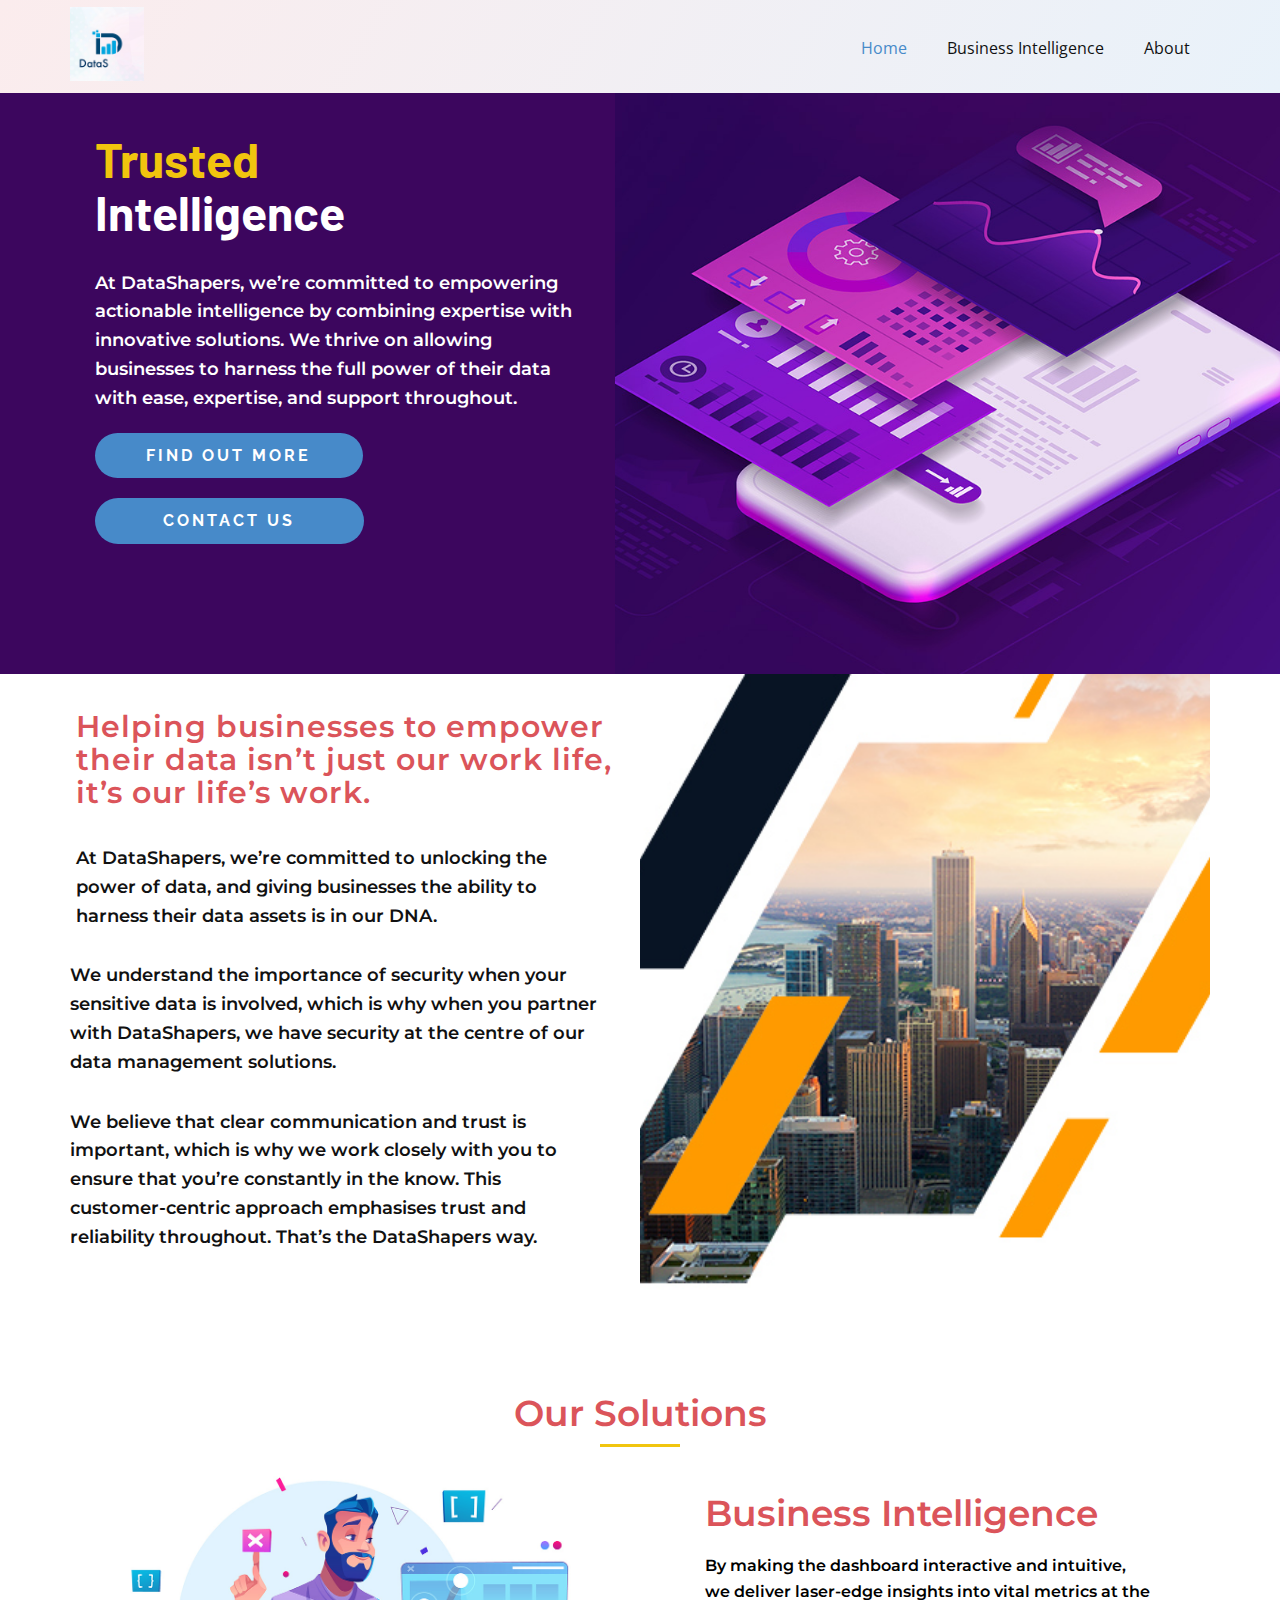
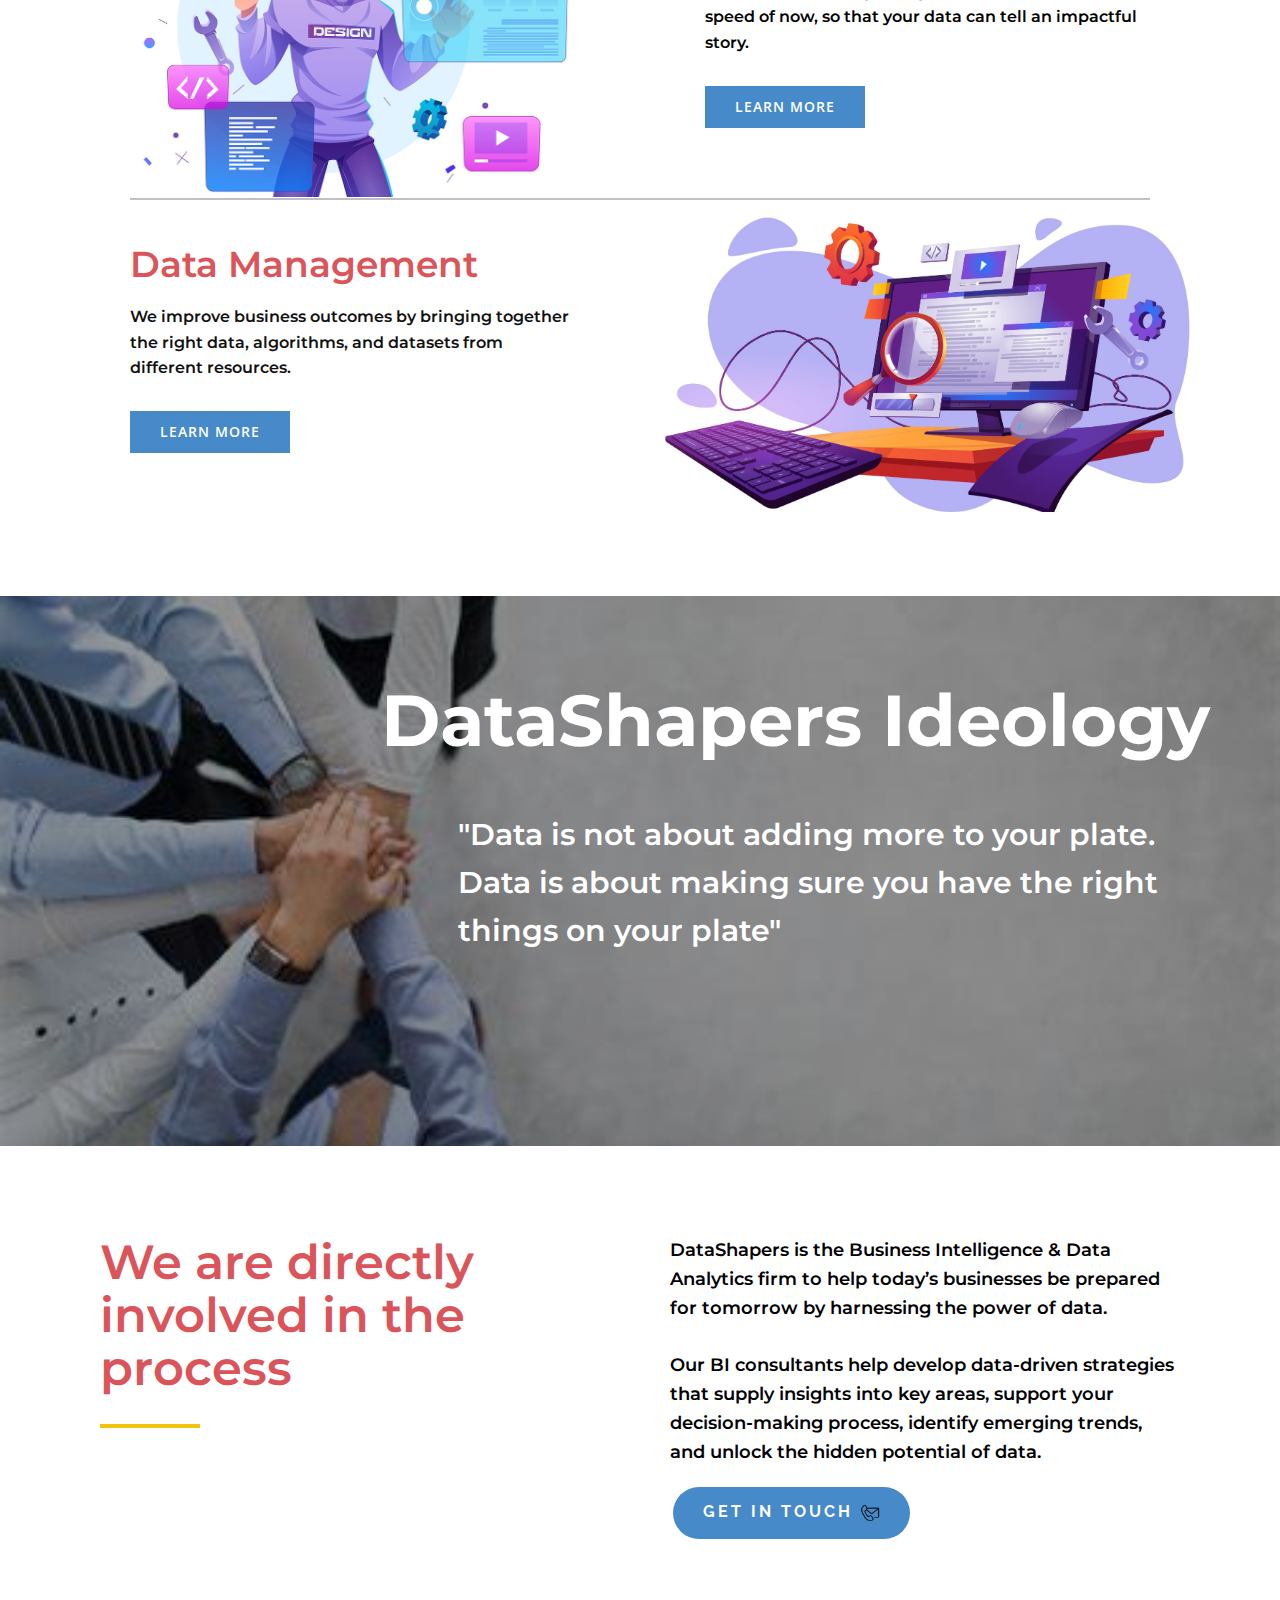
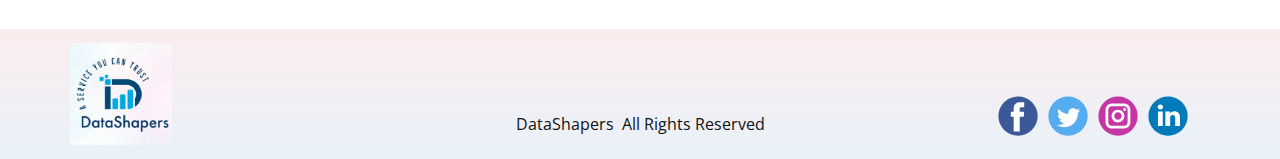
<file: index.html>
<!DOCTYPE html>
<html style="font-size: 16px;" lang="en"><head>
    <meta name="viewport" content="width=device-width, initial-scale=1.0">
    <meta charset="utf-8">
    <meta name="keywords" content="Web Software Developers, Key Features, Data Visualization, IT solutions, IT solutions, Web Analytics, We are directly involved in t​he process, Get in Touch!">
    <meta name="description" content="">
    <title>Home</title>
    <link rel="stylesheet" href="nicepage.css" media="screen">
<link rel="stylesheet" href="Home.css" media="screen">
    <script class="u-script" type="text/javascript" src="jquery.js" defer=""></script>
    <script class="u-script" type="text/javascript" src="nicepage.js" defer=""></script>
    <meta name="generator" content="Nicepage 5.1.5, nicepage.com">
    <link rel="icon" href="images/favicon.png">
    <link id="u-theme-google-font" rel="stylesheet" href="https://fonts.googleapis.com/css?family=Roboto:100,100i,300,300i,400,400i,500,500i,700,700i,900,900i|Open+Sans:300,300i,400,400i,500,500i,600,600i,700,700i,800,800i">
    <link id="u-page-google-font" rel="stylesheet" href="https://fonts.googleapis.com/css?family=Montserrat:100,100i,200,200i,300,300i,400,400i,500,500i,600,600i,700,700i,800,800i,900,900i|Raleway:100,100i,200,200i,300,300i,400,400i,500,500i,600,600i,700,700i,800,800i,900,900i|Barlow:100,100i,200,200i,300,300i,400,400i,500,500i,600,600i,700,700i,800,800i,900,900i">
    
    
    
    
    
    
    <script type="application/ld+json">{
		"@context": "http://schema.org",
		"@type": "Organization",
		"name": "DataShapers",
		"logo": "./images/ezgif.com-gif-maker1.gif",
		"sameAs": [
				"https://www.facebook.com/profile.php?id=100088370056113"
		]
}</script>
    <meta name="theme-color" content="#478ac9">
    <meta property="og:title" content="Home">
    <meta property="og:description" content="">
    <meta property="og:type" content="website">
  </head>
  <body data-home-page="Home.html" data-home-page-title="Home" class="u-body u-xl-mode" data-lang="en"><header class="u-clearfix u-gradient u-header u-header" id="sec-a081"><div class="u-clearfix u-sheet u-sheet-1">
        <a href="/Home.html" class="u-image u-logo u-image-1" data-image-width="316" data-image-height="316" title="Home">
          <img src="./images/ezgif.com-gif-maker1.gif" class="u-logo-image u-logo-image-1">
        </a>
        <nav class="u-menu u-menu-dropdown u-offcanvas u-menu-1">
          <div class="menu-collapse" style="font-size: 1rem; letter-spacing: 0px;">
            <a class="u-button-style u-custom-left-right-menu-spacing u-custom-padding-bottom u-custom-text-hover-color u-custom-top-bottom-menu-spacing u-nav-link u-text-active-palette-1-base u-text-hover-palette-2-base" href="#">
              <svg class="u-svg-link" viewBox="0 0 24 24"><use xmlns:xlink="http://www.w3.org/1999/xlink" xlink:href="#menu-hamburger"></use></svg>
              <svg class="u-svg-content" version="1.1" id="menu-hamburger" viewBox="0 0 16 16" x="0px" y="0px" xmlns:xlink="http://www.w3.org/1999/xlink" xmlns="http://www.w3.org/2000/svg"><g><rect y="1" width="16" height="2"></rect><rect y="7" width="16" height="2"></rect><rect y="13" width="16" height="2"></rect>
</g></svg>
            </a>
          </div>
          <div class="u-custom-menu u-nav-container">
            <ul class="u-nav u-unstyled u-nav-1"><li class="u-nav-item"><a class="u-button-style u-nav-link u-text-active-palette-1-base u-text-hover-palette-2-base" href="/Home.html" style="padding: 10px 20px;">Home</a>
</li><li class="u-nav-item"><a class="u-button-style u-nav-link u-text-active-palette-1-base u-text-hover-palette-2-base" href="/Business-Intelligence.html" style="padding: 10px 20px;">Business Intelligence</a><div class="u-nav-popup"><ul class="u-h-spacing-20 u-nav u-unstyled u-v-spacing-10 u-nav-2"><li class="u-nav-item"><a class="u-button-style u-hover-palette-3-base u-nav-link u-white" href="/Tableau.html">Tableau Dashboards</a>
</li><li class="u-nav-item"><a class="u-button-style u-hover-palette-3-base u-nav-link u-white">Power BI</a>
</li></ul>
</div>
</li><li class="u-nav-item"><a class="u-button-style u-nav-link u-text-active-palette-1-base u-text-hover-palette-2-base" href="/Home.html#sec-d1be" style="padding: 10px 20px;">About</a>
</li></ul>
          </div>
          <div class="u-custom-menu u-nav-container-collapse">
            <div class="u-black u-container-style u-inner-container-layout u-opacity u-opacity-95 u-sidenav">
              <div class="u-inner-container-layout u-sidenav-overflow">
                <div class="u-menu-close"></div>
                <ul class="u-align-center u-nav u-popupmenu-items u-unstyled u-nav-3"><li class="u-nav-item"><a class="u-button-style u-nav-link" href="/Home.html">Home</a>
</li><li class="u-nav-item"><a class="u-button-style u-nav-link" href="/Business-Intelligence.html">Business Intelligence</a><div class="u-nav-popup"><ul class="u-h-spacing-20 u-nav u-unstyled u-v-spacing-10 u-nav-4"><li class="u-nav-item"><a class="u-button-style u-hover-palette-3-base u-nav-link" href="/Tableau.html">Tableau Dashboards</a>
</li><li class="u-nav-item"><a class="u-button-style u-hover-palette-3-base u-nav-link">Power BI</a>
</li></ul>
</div>
</li><li class="u-nav-item"><a class="u-button-style u-nav-link" href="/Home.html#sec-d1be">About</a>
</li></ul>
              </div>
            </div>
            <div class="u-black u-menu-overlay u-opacity u-opacity-70"></div>
          </div>
        </nav>
      </div></header>
    <section class="u-align-left u-clearfix u-image u-section-1" id="carousel_3e8e" data-image-width="1980" data-image-height="1350">
      <div class="u-clearfix u-layout-wrap u-layout-wrap-1">
        <div class="u-gutter-0 u-layout">
          <div class="u-layout-row">
            <div class="u-align-left u-container-style u-layout-cell u-left-cell u-shape-rectangle u-size-27 u-layout-cell-1">
              <div class="u-container-layout u-container-layout-1">
                <h1 class="u-custom-font u-text u-text-body-alt-color u-text-1">
                  <span class="u-text-palette-3-base">Trusted</span>&nbsp;<br>Intelligence<br>
                </h1>
                <p class="u-custom-font u-font-montserrat u-text u-text-body-alt-color u-text-2"> At DataShapers, we’re committed to empowering actionable intelligence by combining expertise with innovative solutions. We thrive on allowing businesses to harness the full power of their data with ease, expertise, and support throughout.</p>
                <a href="/Business-Intelligence.html" class="u-active-palette-4-base u-border-none u-btn u-btn-round u-button-style u-custom-font u-font-raleway u-hover-palette-3-base u-palette-1-base u-radius-50 u-text-body-alt-color u-btn-1">Find out more</a>
                <a href="/Contact-US.html" class="u-active-palette-4-base u-border-none u-btn u-btn-round u-button-style u-custom-font u-font-raleway u-hover-palette-3-base u-palette-1-base u-radius-50 u-text-body-alt-color u-btn-2">contact us</a>
              </div>
            </div>
            <div class="u-align-left u-container-style u-image u-layout-cell u-right-cell u-size-33 u-image-1" data-image-width="1080" data-image-height="735">
              <div class="u-container-layout u-valign-bottom u-container-layout-2"></div>
            </div>
          </div>
        </div>
      </div>
    </section>
    <section class="u-clearfix u-section-2" id="sec-26b5">
      <div class="u-clearfix u-sheet u-sheet-1">
        <div class="u-clearfix u-expanded-width u-gutter-0 u-layout-wrap u-layout-wrap-1">
          <div class="u-layout" style="">
            <div class="u-layout-row" style="">
              <div class="u-align-left u-container-style u-layout-cell u-left-cell u-size-30 u-size-xs-60 u-white u-layout-cell-1" src="">
                <div class="u-container-layout u-container-layout-1">
                  <h2 class="u-text u-text-1"> Helping businesses to empower their data isn’t just our work life,&nbsp;<br>it’s our life’s work.
                  </h2>
                  <p class="u-custom-font u-font-montserrat u-text u-text-2"> At DataShapers, we’re committed to unlocking the power of data, and giving businesses the ability to harness their data assets is in our DNA.</p>
                  <p class="u-custom-font u-font-montserrat u-text u-text-3"> We understand the importance of security when your sensitive data is involved, which is why when you partner with DataShapers, we have security at the centre of our data management solutions.</p>
                  <p class="u-custom-font u-font-montserrat u-text u-text-4"> We believe that clear communication and trust is important, which is why we work closely with you to ensure that you’re constantly in the know. This customer-centric approach emphasises trust and reliability throughout. That’s the DataShapers way.</p>
                </div>
              </div>
              <div class="u-align-center u-container-style u-image u-layout-cell u-right-cell u-size-30 u-size-xs-60 u-image-1" src="" data-image-width="508" data-image-height="443">
                <div class="u-container-layout u-valign-middle u-container-layout-2" src=""></div>
              </div>
            </div>
          </div>
        </div>
      </div>
    </section>
    <section class="u-clearfix u-section-3" id="sec-c947">
      <div class="u-clearfix u-sheet u-sheet-1">
        <h2 class="u-align-center u-text u-text-default u-text-1">Our Solutions</h2>
        <div class="u-border-3 u-border-palette-3-base u-line u-line-horizontal u-line-1"></div>
        <div class="u-clearfix u-expanded-width u-gutter-10 u-layout-wrap u-layout-wrap-1">
          <div class="u-layout">
            <div class="u-layout-col">
              <div class="u-size-30">
                <div class="u-layout-row">
                  <div class="u-container-style u-image u-layout-cell u-left-cell u-size-30 u-image-1" src="" data-image-width="1200" data-image-height="800">
                    <div class="u-container-layout u-valign-middle u-container-layout-1"></div>
                  </div>
                  <div class="u-align-left u-container-style u-layout-cell u-right-cell u-size-30 u-layout-cell-2">
                    <div class="u-container-layout u-container-layout-2">
                      <h2 class="u-text u-text-palette-2-base u-text-2">Business Intelligence</h2>
                      <p class="u-custom-font u-font-montserrat u-text u-text-black u-text-3"> By making the dashboard interactive and intuitive, we deliver laser-edge insights into vital metrics at the speed of now, so that your data can tell an impactful story.</p>
                      <a href="/Business-Intelligence.html" class="u-border-none u-btn u-btn-rectangle u-button-style u-hover-palette-3-base u-btn-1">learn more</a>
                    </div>
                  </div>
                </div>
              </div>
              <div class="u-size-30">
                <div class="u-layout-row">
                  <div class="u-align-left u-container-style u-layout-cell u-left-cell u-size-30 u-layout-cell-3">
                    <div class="u-container-layout u-container-layout-3">
                      <h2 class="u-text u-text-palette-2-base u-text-4">Data Management</h2>
                      <p class="u-custom-font u-font-montserrat u-text u-text-5"> We improve business outcomes by bringing together the right data, algorithms, and datasets from different resources.</p>
                      <a href="" class="u-border-hover-palette-1-base u-border-none u-btn u-button-style u-hover-palette-3-base u-palette-1-base u-text-body-alt-color u-btn-2">learn more</a>
                    </div>
                  </div>
                  <div class="u-container-style u-image u-layout-cell u-right-cell u-size-30 u-image-2" src="" data-image-width="1575" data-image-height="977">
                    <div class="u-container-layout u-valign-middle u-container-layout-4"></div>
                  </div>
                </div>
              </div>
            </div>
          </div>
        </div>
        <div class="u-border-2 u-border-grey-25 u-line u-line-horizontal u-line-2"></div>
      </div>
    </section>
    <section class="u-align-left u-clearfix u-image u-shading u-section-4" src="" data-image-width="474" data-image-height="222" id="sec-bcda">
      <div class="u-clearfix u-sheet u-sheet-1">
        <h1 class="u-align-right u-custom-font u-font-montserrat u-text u-text-default u-text-white u-title u-text-1"> DataShapers Ideology</h1>
        <p class="u-align-left u-custom-font u-font-montserrat u-large-text u-text u-text-variant u-text-white u-text-2"> "​Data is not about adding more to your plate.<br>Data is about making sure you have the right&nbsp; things on your plate"
        </p>
      </div>
    </section>
    <section class="u-clearfix u-white u-section-5" id="sec-d1be">
      <div class="u-clearfix u-sheet u-sheet-1">
        <div class="u-clearfix u-expanded-width u-layout-wrap u-layout-wrap-1">
          <div class="u-layout">
            <div class="u-layout-row">
              <div class="u-container-style u-layout-cell u-left-cell u-size-30 u-layout-cell-1">
                <div class="u-container-layout u-valign-top u-container-layout-1">
                  <h2 class="u-text u-text-1">We are directly involved in t​he process</h2>
                  <div class="u-border-4 u-border-palette-3-base u-line u-line-horizontal u-line-1"></div>
                </div>
              </div>
              <div class="u-container-style u-layout-cell u-right-cell u-size-30 u-layout-cell-2">
                <div class="u-container-layout u-valign-top u-container-layout-2">
                  <p class="u-custom-font u-font-montserrat u-text u-text-black u-text-2">DataShapers is the Business Intelligence &amp; Data Analytics firm ​to help today’s businesses be prepared for tomorrow by harnessing the power of data.<br>
                    <br> Our BI consultants help develop data-driven strategies that supply insights into key areas, support your decision-making process, identify emerging trends, and unlock the hidden potential of data.
                  </p>
                  <a href="/Contact-US.html" class="u-active-palette-4-base u-align-left u-border-none u-btn u-btn-round u-button-style u-custom-font u-font-raleway u-hover-palette-3-base u-palette-1-base u-radius-50 u-text-body-alt-color u-btn-1">Get in touch&nbsp;<span class="u-file-icon u-icon u-icon-1"><img src="./images/3095583.png" alt=""></span>
                  </a>
                </div>
              </div>
            </div>
          </div>
        </div>
      </div>
    </section>
    
    
    <footer class="u-align-center-md u-align-center-sm u-align-center-xs u-clearfix u-footer u-gradient u-footer" id="sec-f2ba"><div class="u-clearfix u-sheet u-sheet-1">
        <a href="/Home.html" class="u-image u-logo u-image-1" data-image-width="551" data-image-height="551" title="Home">
          <img src="./images/FinalLogo_550_550.png" class="u-logo-image u-logo-image-1">
        </a>
        <div class="u-align-left u-social-icons u-spacing-10 u-social-icons-1">
          <a class="u-social-url" title="facebook" target="_blank" href="https://www.facebook.com/profile.php?id=100088370056113"><span class="u-icon u-social-facebook u-social-icon u-icon-1"><svg class="u-svg-link" preserveAspectRatio="xMidYMin slice" viewBox="0 0 112 112" style=""><use xmlns:xlink="http://www.w3.org/1999/xlink" xlink:href="#svg-8cac"></use></svg><svg class="u-svg-content" viewBox="0 0 112 112" x="0" y="0" id="svg-8cac"><circle fill="currentColor" cx="56.1" cy="56.1" r="55"></circle><path fill="#FFFFFF" d="M73.5,31.6h-9.1c-1.4,0-3.6,0.8-3.6,3.9v8.5h12.6L72,58.3H60.8v40.8H43.9V58.3h-8V43.9h8v-9.2
            c0-6.7,3.1-17,17-17h12.5v13.9H73.5z"></path></svg></span>
          </a>
          <a class="u-social-url" title="twitter" target="_blank" href=""><span class="u-icon u-social-icon u-social-twitter u-icon-2"><svg class="u-svg-link" preserveAspectRatio="xMidYMin slice" viewBox="0 0 112 112" style=""><use xmlns:xlink="http://www.w3.org/1999/xlink" xlink:href="#svg-eefa"></use></svg><svg class="u-svg-content" viewBox="0 0 112 112" x="0" y="0" id="svg-eefa"><circle fill="currentColor" class="st0" cx="56.1" cy="56.1" r="55"></circle><path fill="#FFFFFF" d="M83.8,47.3c0,0.6,0,1.2,0,1.7c0,17.7-13.5,38.2-38.2,38.2C38,87.2,31,85,25,81.2c1,0.1,2.1,0.2,3.2,0.2
            c6.3,0,12.1-2.1,16.7-5.7c-5.9-0.1-10.8-4-12.5-9.3c0.8,0.2,1.7,0.2,2.5,0.2c1.2,0,2.4-0.2,3.5-0.5c-6.1-1.2-10.8-6.7-10.8-13.1
            c0-0.1,0-0.1,0-0.2c1.8,1,3.9,1.6,6.1,1.7c-3.6-2.4-6-6.5-6-11.2c0-2.5,0.7-4.8,1.8-6.7c6.6,8.1,16.5,13.5,27.6,14
            c-0.2-1-0.3-2-0.3-3.1c0-7.4,6-13.4,13.4-13.4c3.9,0,7.3,1.6,9.8,4.2c3.1-0.6,5.9-1.7,8.5-3.3c-1,3.1-3.1,5.8-5.9,7.4
            c2.7-0.3,5.3-1,7.7-2.1C88.7,43,86.4,45.4,83.8,47.3z"></path></svg></span>
          </a>
          <a class="u-social-url" title="instagram" target="_blank" href=""><span class="u-icon u-social-icon u-social-instagram u-icon-3"><svg class="u-svg-link" preserveAspectRatio="xMidYMin slice" viewBox="0 0 112 112" style=""><use xmlns:xlink="http://www.w3.org/1999/xlink" xlink:href="#svg-61b2"></use></svg><svg class="u-svg-content" viewBox="0 0 112 112" x="0" y="0" id="svg-61b2"><circle fill="currentColor" cx="56.1" cy="56.1" r="55"></circle><path fill="#FFFFFF" d="M55.9,38.2c-9.9,0-17.9,8-17.9,17.9C38,66,46,74,55.9,74c9.9,0,17.9-8,17.9-17.9C73.8,46.2,65.8,38.2,55.9,38.2
            z M55.9,66.4c-5.7,0-10.3-4.6-10.3-10.3c-0.1-5.7,4.6-10.3,10.3-10.3c5.7,0,10.3,4.6,10.3,10.3C66.2,61.8,61.6,66.4,55.9,66.4z"></path><path fill="#FFFFFF" d="M74.3,33.5c-2.3,0-4.2,1.9-4.2,4.2s1.9,4.2,4.2,4.2s4.2-1.9,4.2-4.2S76.6,33.5,74.3,33.5z"></path><path fill="#FFFFFF" d="M73.1,21.3H38.6c-9.7,0-17.5,7.9-17.5,17.5v34.5c0,9.7,7.9,17.6,17.5,17.6h34.5c9.7,0,17.5-7.9,17.5-17.5V38.8
            C90.6,29.1,82.7,21.3,73.1,21.3z M83,73.3c0,5.5-4.5,9.9-9.9,9.9H38.6c-5.5,0-9.9-4.5-9.9-9.9V38.8c0-5.5,4.5-9.9,9.9-9.9h34.5
            c5.5,0,9.9,4.5,9.9,9.9V73.3z"></path></svg></span>
          </a>
          <a class="u-social-url" title="linkedin" target="_blank" href=""><span class="u-icon u-social-icon u-social-linkedin u-icon-4"><svg class="u-svg-link" preserveAspectRatio="xMidYMin slice" viewBox="0 0 112 112" style=""><use xmlns:xlink="http://www.w3.org/1999/xlink" xlink:href="#svg-b7c8"></use></svg><svg class="u-svg-content" viewBox="0 0 112 112" x="0" y="0" id="svg-b7c8"><circle fill="currentColor" cx="56.1" cy="56.1" r="55"></circle><path fill="#FFFFFF" d="M41.3,83.7H27.9V43.4h13.4V83.7z M34.6,37.9L34.6,37.9c-4.6,0-7.5-3.1-7.5-7c0-4,3-7,7.6-7s7.4,3,7.5,7
            C42.2,34.8,39.2,37.9,34.6,37.9z M89.6,83.7H76.2V62.2c0-5.4-1.9-9.1-6.8-9.1c-3.7,0-5.9,2.5-6.9,4.9c-0.4,0.9-0.4,2.1-0.4,3.3v22.5
            H48.7c0,0,0.2-36.5,0-40.3h13.4v5.7c1.8-2.7,5-6.7,12.1-6.7c8.8,0,15.4,5.8,15.4,18.1V83.7z"></path></svg></span>
          </a>
        </div>
        <p class="u-align-center-lg u-align-center-md u-align-center-xl u-text u-text-1">DataShapers&nbsp; All Rights Reserved</p>
      </div></footer>
  
  
</body></html>
</file>
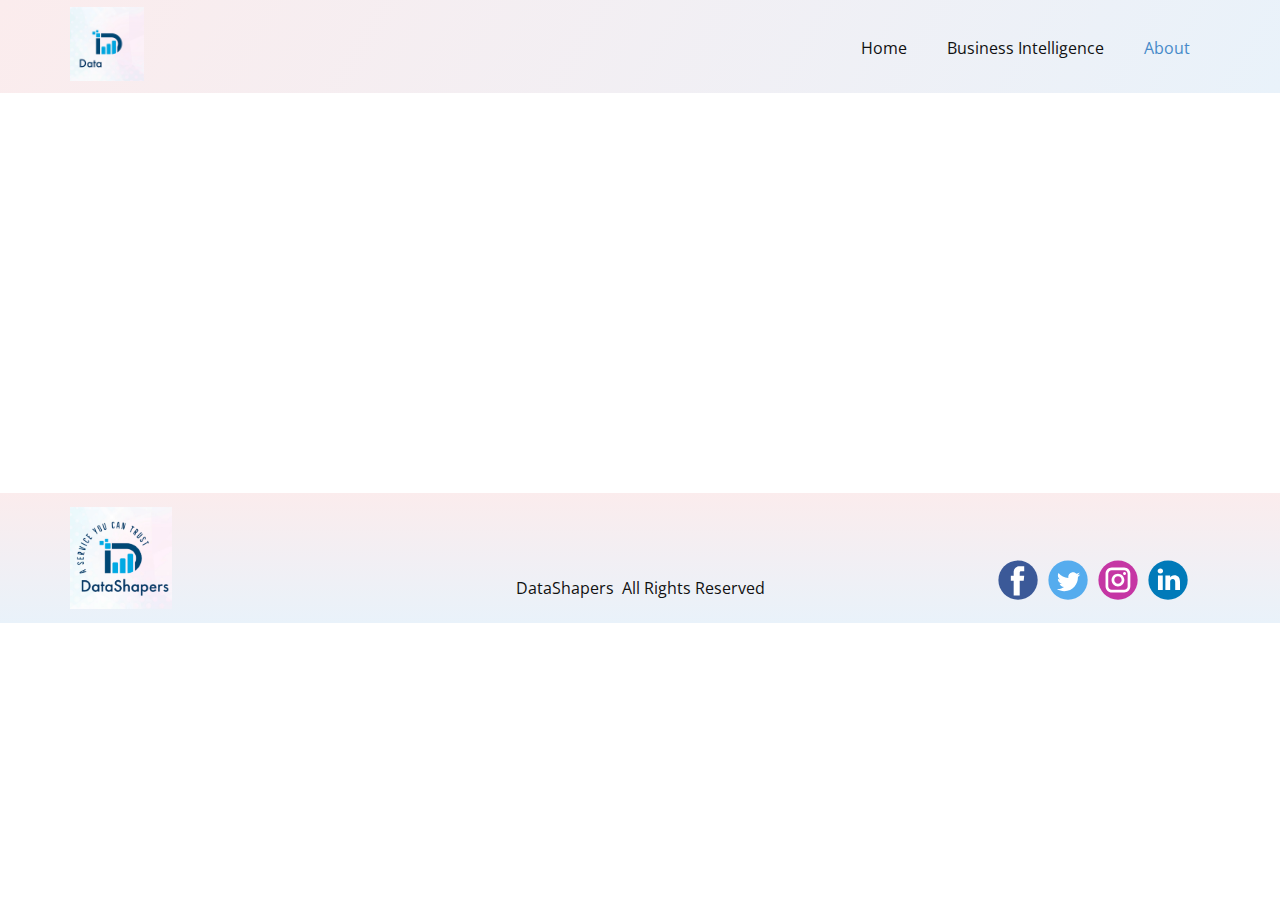
<file: About.html>
<!DOCTYPE html>
<html style="font-size: 16px;" lang="en"><head>
    <meta name="viewport" content="width=device-width, initial-scale=1.0">
    <meta charset="utf-8">
    <meta name="keywords" content="">
    <meta name="description" content="">
    <title>About</title>
    <link rel="stylesheet" href="nicepage.css" media="screen">
<link rel="stylesheet" href="About.css" media="screen">
    <script class="u-script" type="text/javascript" src="jquery.js" defer=""></script>
    <script class="u-script" type="text/javascript" src="nicepage.js" defer=""></script>
    <meta name="generator" content="Nicepage 5.1.5, nicepage.com">
    <link rel="icon" href="images/favicon.png">
    <link id="u-theme-google-font" rel="stylesheet" href="https://fonts.googleapis.com/css?family=Roboto:100,100i,300,300i,400,400i,500,500i,700,700i,900,900i|Open+Sans:300,300i,400,400i,500,500i,600,600i,700,700i,800,800i">
    
    
    <script type="application/ld+json">{
		"@context": "http://schema.org",
		"@type": "Organization",
		"name": "DataShapers",
		"logo": "/images/ezgif.com-gif-maker1.gif",
		"sameAs": [
				"https://www.facebook.com/profile.php?id=100088370056113"
		]
}</script>
    <meta name="theme-color" content="#478ac9">
    <meta property="og:title" content="About">
    <meta property="og:description" content="">
    <meta property="og:type" content="website">
  </head>
  <body class="u-body u-xl-mode" data-lang="en"><header class="u-clearfix u-gradient u-header u-header" id="sec-a081"><div class="u-clearfix u-sheet u-sheet-1">
        <a href="/Home.html" class="u-image u-logo u-image-1" data-image-width="316" data-image-height="316" title="Home">
          <img src="/images/ezgif.com-gif-maker1.gif" class="u-logo-image u-logo-image-1">
        </a>
        <nav class="u-menu u-menu-dropdown u-offcanvas u-menu-1">
          <div class="menu-collapse" style="font-size: 1rem; letter-spacing: 0px;">
            <a class="u-button-style u-custom-left-right-menu-spacing u-custom-padding-bottom u-custom-text-hover-color u-custom-top-bottom-menu-spacing u-nav-link u-text-active-palette-1-base u-text-hover-palette-2-base" href="#">
              <svg class="u-svg-link" viewBox="0 0 24 24"><use xmlns:xlink="http://www.w3.org/1999/xlink" xlink:href="#menu-hamburger"></use></svg>
              <svg class="u-svg-content" version="1.1" id="menu-hamburger" viewBox="0 0 16 16" x="0px" y="0px" xmlns:xlink="http://www.w3.org/1999/xlink" xmlns="http://www.w3.org/2000/svg"><g><rect y="1" width="16" height="2"></rect><rect y="7" width="16" height="2"></rect><rect y="13" width="16" height="2"></rect>
</g></svg>
            </a>
          </div>
          <div class="u-custom-menu u-nav-container">
            <ul class="u-nav u-unstyled u-nav-1"><li class="u-nav-item"><a class="u-button-style u-nav-link u-text-active-palette-1-base u-text-hover-palette-2-base" href="/Home.html" style="padding: 10px 20px;">Home</a>
</li><li class="u-nav-item"><a class="u-button-style u-nav-link u-text-active-palette-1-base u-text-hover-palette-2-base" href="/Business-Intelligence.html" style="padding: 10px 20px;">Business Intelligence</a><div class="u-nav-popup"><ul class="u-h-spacing-20 u-nav u-unstyled u-v-spacing-10 u-nav-2"><li class="u-nav-item"><a class="u-button-style u-hover-palette-3-base u-nav-link u-white" href="/Tableau.html">Tableau Dashboards</a>
</li><li class="u-nav-item"><a class="u-button-style u-hover-palette-3-base u-nav-link u-white">Power BI</a>
</li></ul>
</div>
</li><li class="u-nav-item"><a class="u-button-style u-nav-link u-text-active-palette-1-base u-text-hover-palette-2-base" href="/Home.html#sec-d1be" style="padding: 10px 20px;">About</a>
</li></ul>
          </div>
          <div class="u-custom-menu u-nav-container-collapse">
            <div class="u-black u-container-style u-inner-container-layout u-opacity u-opacity-95 u-sidenav">
              <div class="u-inner-container-layout u-sidenav-overflow">
                <div class="u-menu-close"></div>
                <ul class="u-align-center u-nav u-popupmenu-items u-unstyled u-nav-3"><li class="u-nav-item"><a class="u-button-style u-nav-link" href="/Home.html">Home</a>
</li><li class="u-nav-item"><a class="u-button-style u-nav-link" href="/Business-Intelligence.html">Business Intelligence</a><div class="u-nav-popup"><ul class="u-h-spacing-20 u-nav u-unstyled u-v-spacing-10 u-nav-4"><li class="u-nav-item"><a class="u-button-style u-hover-palette-3-base u-nav-link" href="/Tableau.html">Tableau Dashboards</a>
</li><li class="u-nav-item"><a class="u-button-style u-hover-palette-3-base u-nav-link">Power BI</a>
</li></ul>
</div>
</li><li class="u-nav-item"><a class="u-button-style u-nav-link" href="/Home.html#sec-d1be">About</a>
</li></ul>
              </div>
            </div>
            <div class="u-black u-menu-overlay u-opacity u-opacity-70"></div>
          </div>
        </nav>
      </div></header>
    <section class="u-clearfix u-section-1" id="sec-08ef">
      <div class="u-clearfix u-sheet u-sheet-1"></div>
    </section>
    
    
    <footer class="u-align-center-md u-align-center-sm u-align-center-xs u-clearfix u-footer u-gradient u-footer" id="sec-f2ba"><div class="u-clearfix u-sheet u-sheet-1">
        <a href="/Home.html" class="u-image u-logo u-image-1" data-image-width="551" data-image-height="551" title="Home">
          <img src="/images/FinalLogo_550_550.png" class="u-logo-image u-logo-image-1">
        </a>
        <div class="u-align-left u-social-icons u-spacing-10 u-social-icons-1">
          <a class="u-social-url" title="facebook" target="_blank" href="https://www.facebook.com/profile.php?id=100088370056113"><span class="u-icon u-social-facebook u-social-icon u-icon-1"><svg class="u-svg-link" preserveAspectRatio="xMidYMin slice" viewBox="0 0 112 112" style=""><use xmlns:xlink="http://www.w3.org/1999/xlink" xlink:href="#svg-8cac"></use></svg><svg class="u-svg-content" viewBox="0 0 112 112" x="0" y="0" id="svg-8cac"><circle fill="currentColor" cx="56.1" cy="56.1" r="55"></circle><path fill="#FFFFFF" d="M73.5,31.6h-9.1c-1.4,0-3.6,0.8-3.6,3.9v8.5h12.6L72,58.3H60.8v40.8H43.9V58.3h-8V43.9h8v-9.2
            c0-6.7,3.1-17,17-17h12.5v13.9H73.5z"></path></svg></span>
          </a>
          <a class="u-social-url" title="twitter" target="_blank" href=""><span class="u-icon u-social-icon u-social-twitter u-icon-2"><svg class="u-svg-link" preserveAspectRatio="xMidYMin slice" viewBox="0 0 112 112" style=""><use xmlns:xlink="http://www.w3.org/1999/xlink" xlink:href="#svg-eefa"></use></svg><svg class="u-svg-content" viewBox="0 0 112 112" x="0" y="0" id="svg-eefa"><circle fill="currentColor" class="st0" cx="56.1" cy="56.1" r="55"></circle><path fill="#FFFFFF" d="M83.8,47.3c0,0.6,0,1.2,0,1.7c0,17.7-13.5,38.2-38.2,38.2C38,87.2,31,85,25,81.2c1,0.1,2.1,0.2,3.2,0.2
            c6.3,0,12.1-2.1,16.7-5.7c-5.9-0.1-10.8-4-12.5-9.3c0.8,0.2,1.7,0.2,2.5,0.2c1.2,0,2.4-0.2,3.5-0.5c-6.1-1.2-10.8-6.7-10.8-13.1
            c0-0.1,0-0.1,0-0.2c1.8,1,3.9,1.6,6.1,1.7c-3.6-2.4-6-6.5-6-11.2c0-2.5,0.7-4.8,1.8-6.7c6.6,8.1,16.5,13.5,27.6,14
            c-0.2-1-0.3-2-0.3-3.1c0-7.4,6-13.4,13.4-13.4c3.9,0,7.3,1.6,9.8,4.2c3.1-0.6,5.9-1.7,8.5-3.3c-1,3.1-3.1,5.8-5.9,7.4
            c2.7-0.3,5.3-1,7.7-2.1C88.7,43,86.4,45.4,83.8,47.3z"></path></svg></span>
          </a>
          <a class="u-social-url" title="instagram" target="_blank" href=""><span class="u-icon u-social-icon u-social-instagram u-icon-3"><svg class="u-svg-link" preserveAspectRatio="xMidYMin slice" viewBox="0 0 112 112" style=""><use xmlns:xlink="http://www.w3.org/1999/xlink" xlink:href="#svg-61b2"></use></svg><svg class="u-svg-content" viewBox="0 0 112 112" x="0" y="0" id="svg-61b2"><circle fill="currentColor" cx="56.1" cy="56.1" r="55"></circle><path fill="#FFFFFF" d="M55.9,38.2c-9.9,0-17.9,8-17.9,17.9C38,66,46,74,55.9,74c9.9,0,17.9-8,17.9-17.9C73.8,46.2,65.8,38.2,55.9,38.2
            z M55.9,66.4c-5.7,0-10.3-4.6-10.3-10.3c-0.1-5.7,4.6-10.3,10.3-10.3c5.7,0,10.3,4.6,10.3,10.3C66.2,61.8,61.6,66.4,55.9,66.4z"></path><path fill="#FFFFFF" d="M74.3,33.5c-2.3,0-4.2,1.9-4.2,4.2s1.9,4.2,4.2,4.2s4.2-1.9,4.2-4.2S76.6,33.5,74.3,33.5z"></path><path fill="#FFFFFF" d="M73.1,21.3H38.6c-9.7,0-17.5,7.9-17.5,17.5v34.5c0,9.7,7.9,17.6,17.5,17.6h34.5c9.7,0,17.5-7.9,17.5-17.5V38.8
            C90.6,29.1,82.7,21.3,73.1,21.3z M83,73.3c0,5.5-4.5,9.9-9.9,9.9H38.6c-5.5,0-9.9-4.5-9.9-9.9V38.8c0-5.5,4.5-9.9,9.9-9.9h34.5
            c5.5,0,9.9,4.5,9.9,9.9V73.3z"></path></svg></span>
          </a>
          <a class="u-social-url" title="linkedin" target="_blank" href=""><span class="u-icon u-social-icon u-social-linkedin u-icon-4"><svg class="u-svg-link" preserveAspectRatio="xMidYMin slice" viewBox="0 0 112 112" style=""><use xmlns:xlink="http://www.w3.org/1999/xlink" xlink:href="#svg-b7c8"></use></svg><svg class="u-svg-content" viewBox="0 0 112 112" x="0" y="0" id="svg-b7c8"><circle fill="currentColor" cx="56.1" cy="56.1" r="55"></circle><path fill="#FFFFFF" d="M41.3,83.7H27.9V43.4h13.4V83.7z M34.6,37.9L34.6,37.9c-4.6,0-7.5-3.1-7.5-7c0-4,3-7,7.6-7s7.4,3,7.5,7
            C42.2,34.8,39.2,37.9,34.6,37.9z M89.6,83.7H76.2V62.2c0-5.4-1.9-9.1-6.8-9.1c-3.7,0-5.9,2.5-6.9,4.9c-0.4,0.9-0.4,2.1-0.4,3.3v22.5
            H48.7c0,0,0.2-36.5,0-40.3h13.4v5.7c1.8-2.7,5-6.7,12.1-6.7c8.8,0,15.4,5.8,15.4,18.1V83.7z"></path></svg></span>
          </a>
        </div>
        <p class="u-align-center-lg u-align-center-md u-align-center-xl u-text u-text-1">DataShapers&nbsp; All Rights Reserved</p>
      </div></footer>
    
  
</body></html>
</file>
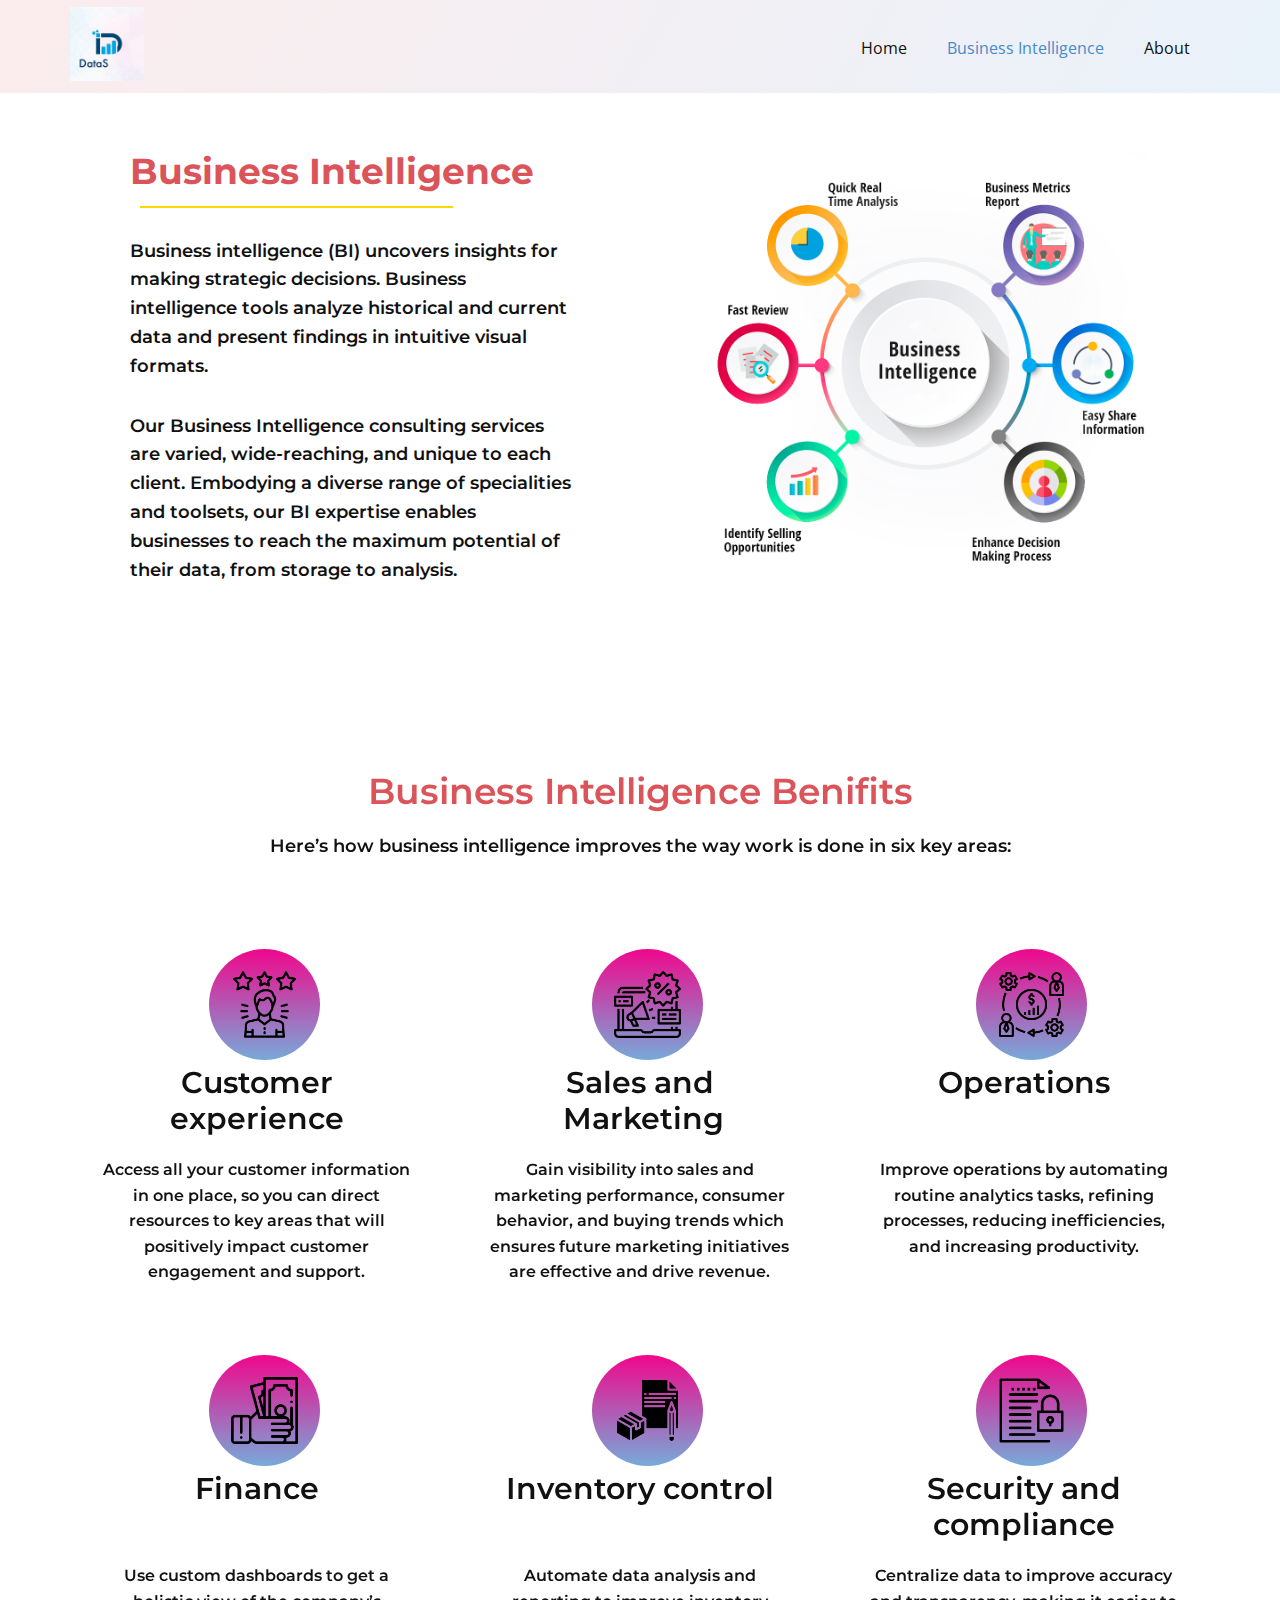
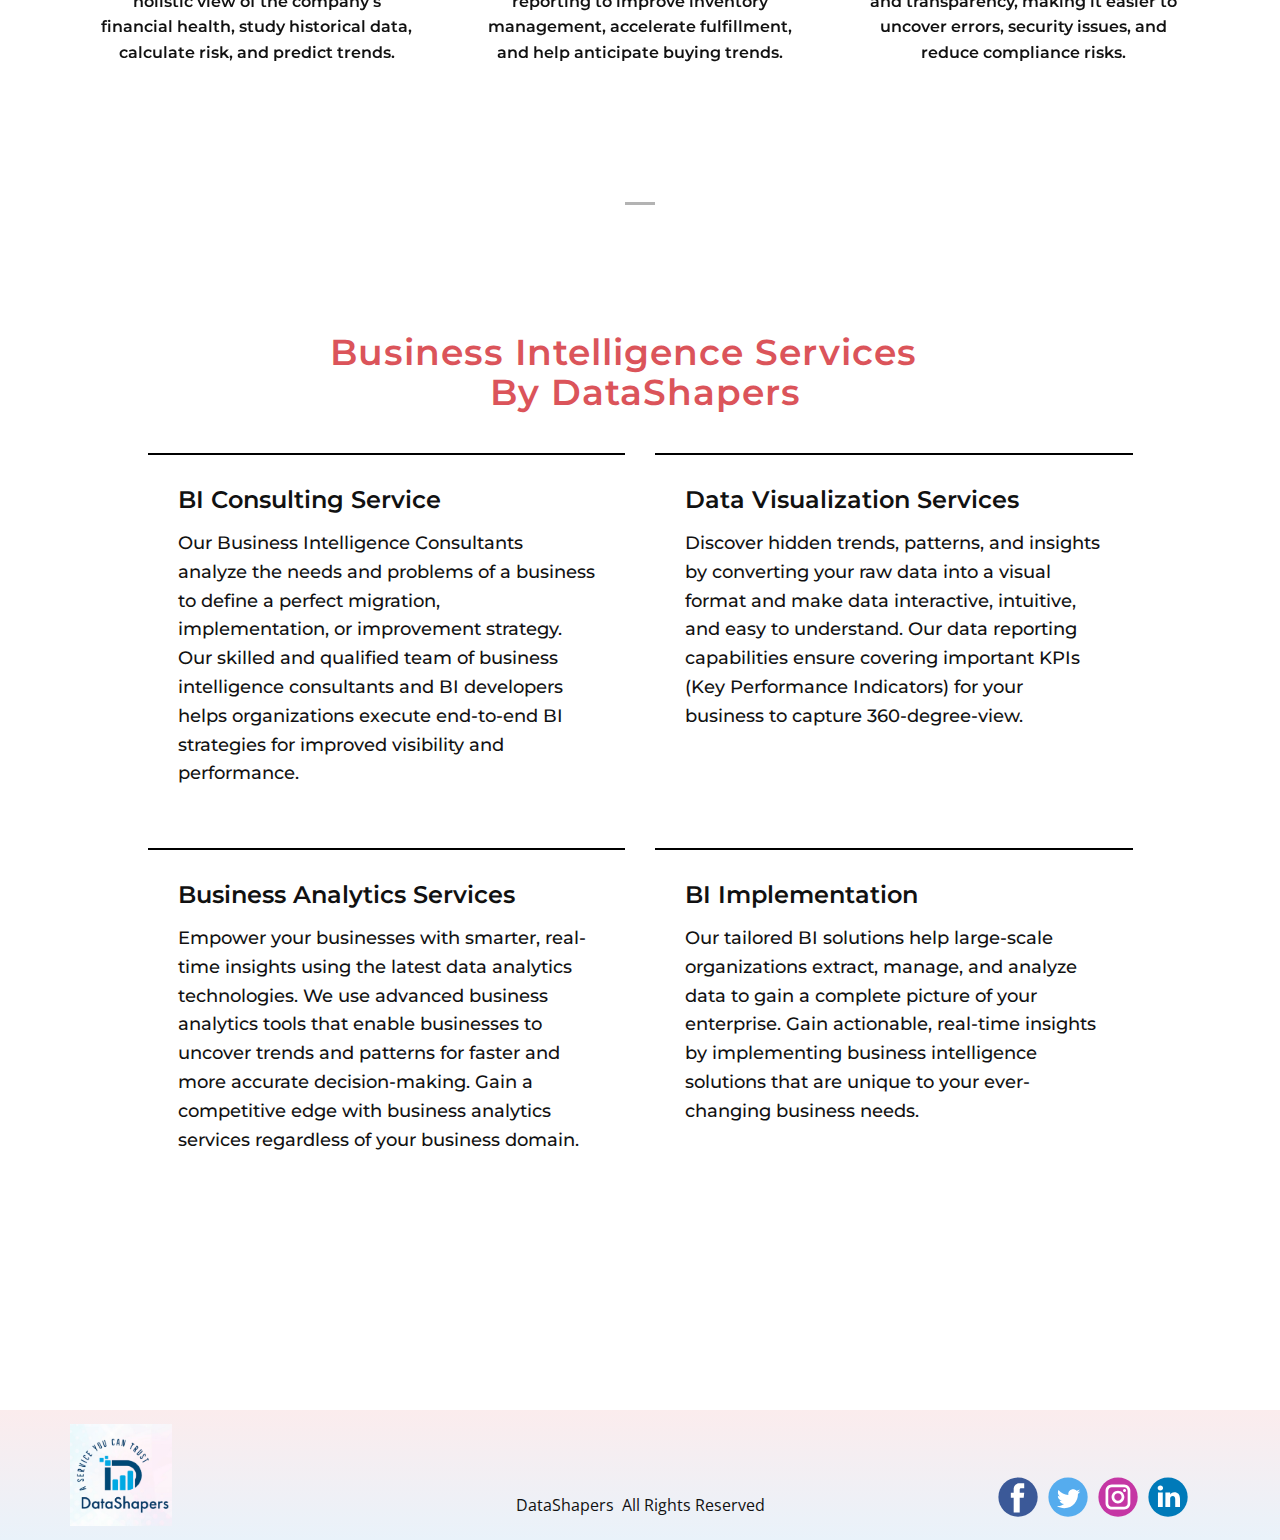
<file: Business-Intelligence.html>
<!DOCTYPE html>
<html style="font-size: 16px;" lang="en"><head>
    <meta name="viewport" content="width=device-width, initial-scale=1.0">
    <meta charset="utf-8">
    <meta name="keywords" content="Business Intelligence&nbsp;Consulting, Key Features">
    <meta name="description" content="">
    <title>Business Intelligence</title>
    <link rel="stylesheet" href="nicepage.css" media="screen">
<link rel="stylesheet" href="Business-Intelligence.css" media="screen">
    <script class="u-script" type="text/javascript" src="jquery.js" defer=""></script>
    <script class="u-script" type="text/javascript" src="nicepage.js" defer=""></script>
    <meta name="generator" content="Nicepage 5.1.5, nicepage.com">
    <link rel="icon" href="images/favicon.png">
    <link id="u-theme-google-font" rel="stylesheet" href="https://fonts.googleapis.com/css?family=Roboto:100,100i,300,300i,400,400i,500,500i,700,700i,900,900i|Open+Sans:300,300i,400,400i,500,500i,600,600i,700,700i,800,800i">
    <link id="u-page-google-font" rel="stylesheet" href="https://fonts.googleapis.com/css?family=Montserrat:100,100i,200,200i,300,300i,400,400i,500,500i,600,600i,700,700i,800,800i,900,900i">
    
    
    
    
    <script type="application/ld+json">{
		"@context": "http://schema.org",
		"@type": "Organization",
		"name": "DataShapers",
		"logo": "/images/ezgif.com-gif-maker1.gif",
		"sameAs": [
				"https://www.facebook.com/profile.php?id=100088370056113"
		]
}</script>
    <meta name="theme-color" content="#478ac9">
    <meta property="og:title" content="Business Intelligence">
    <meta property="og:description" content="">
    <meta property="og:type" content="website">
  </head>
  <body class="u-body u-xl-mode" data-lang="en"><header class="u-clearfix u-gradient u-header u-header" id="sec-a081"><div class="u-clearfix u-sheet u-sheet-1">
        <a href="/Home.html" class="u-image u-logo u-image-1" data-image-width="316" data-image-height="316" title="Home">
          <img src="/images/ezgif.com-gif-maker1.gif" class="u-logo-image u-logo-image-1">
        </a>
        <nav class="u-menu u-menu-dropdown u-offcanvas u-menu-1">
          <div class="menu-collapse" style="font-size: 1rem; letter-spacing: 0px;">
            <a class="u-button-style u-custom-left-right-menu-spacing u-custom-padding-bottom u-custom-text-hover-color u-custom-top-bottom-menu-spacing u-nav-link u-text-active-palette-1-base u-text-hover-palette-2-base" href="#">
              <svg class="u-svg-link" viewBox="0 0 24 24"><use xmlns:xlink="http://www.w3.org/1999/xlink" xlink:href="#menu-hamburger"></use></svg>
              <svg class="u-svg-content" version="1.1" id="menu-hamburger" viewBox="0 0 16 16" x="0px" y="0px" xmlns:xlink="http://www.w3.org/1999/xlink" xmlns="http://www.w3.org/2000/svg"><g><rect y="1" width="16" height="2"></rect><rect y="7" width="16" height="2"></rect><rect y="13" width="16" height="2"></rect>
</g></svg>
            </a>
          </div>
          <div class="u-custom-menu u-nav-container">
            <ul class="u-nav u-unstyled u-nav-1"><li class="u-nav-item"><a class="u-button-style u-nav-link u-text-active-palette-1-base u-text-hover-palette-2-base" href="/Home.html" style="padding: 10px 20px;">Home</a>
</li><li class="u-nav-item"><a class="u-button-style u-nav-link u-text-active-palette-1-base u-text-hover-palette-2-base" href="/Business-Intelligence.html" style="padding: 10px 20px;">Business Intelligence</a><div class="u-nav-popup"><ul class="u-h-spacing-20 u-nav u-unstyled u-v-spacing-10 u-nav-2"><li class="u-nav-item"><a class="u-button-style u-hover-palette-3-base u-nav-link u-white" href="/Tableau.html">Tableau Dashboards</a>
</li><li class="u-nav-item"><a class="u-button-style u-hover-palette-3-base u-nav-link u-white">Power BI</a>
</li></ul>
</div>
</li><li class="u-nav-item"><a class="u-button-style u-nav-link u-text-active-palette-1-base u-text-hover-palette-2-base" href="/Home.html#sec-d1be" style="padding: 10px 20px;">About</a>
</li></ul>
          </div>
          <div class="u-custom-menu u-nav-container-collapse">
            <div class="u-black u-container-style u-inner-container-layout u-opacity u-opacity-95 u-sidenav">
              <div class="u-inner-container-layout u-sidenav-overflow">
                <div class="u-menu-close"></div>
                <ul class="u-align-center u-nav u-popupmenu-items u-unstyled u-nav-3"><li class="u-nav-item"><a class="u-button-style u-nav-link" href="/Home.html">Home</a>
</li><li class="u-nav-item"><a class="u-button-style u-nav-link" href="/Business-Intelligence.html">Business Intelligence</a><div class="u-nav-popup"><ul class="u-h-spacing-20 u-nav u-unstyled u-v-spacing-10 u-nav-4"><li class="u-nav-item"><a class="u-button-style u-hover-palette-3-base u-nav-link" href="/Tableau.html">Tableau Dashboards</a>
</li><li class="u-nav-item"><a class="u-button-style u-hover-palette-3-base u-nav-link">Power BI</a>
</li></ul>
</div>
</li><li class="u-nav-item"><a class="u-button-style u-nav-link" href="/Home.html#sec-d1be">About</a>
</li></ul>
              </div>
            </div>
            <div class="u-black u-menu-overlay u-opacity u-opacity-70"></div>
          </div>
        </nav>
      </div></header>
    <section class="u-align-center u-clearfix u-section-1" id="sec-243d">
      <div class="u-clearfix u-sheet u-sheet-1">
        <div class="u-clearfix u-expanded-width u-gutter-6 u-layout-wrap u-layout-wrap-1">
          <div class="u-layout" style="">
            <div class="u-layout-row" style="">
              <div class="u-align-left u-container-style u-layout-cell u-right-cell u-size-30 u-size-xs-60 u-layout-cell-1">
                <div class="u-container-layout u-container-layout-1">
                  <h2 class="u-text u-text-1">Business Intelligence</h2>
                  <div class="u-border-2 u-border-custom-color-5 u-line u-line-horizontal u-line-1"></div>
                  <p class="u-custom-font u-font-montserrat u-text u-text-2"> Business intelligence (BI) uncovers insights for making strategic decisions. Business intelligence tools analyze historical and current data and present findings in intuitive visual formats.</p>
                  <p class="u-custom-font u-font-montserrat u-text u-text-3"> Our Business Intelligence consulting services are varied, wide-reaching, and unique to each client. Embodying a diverse range of specialities and toolsets, our BI expertise enables businesses to reach the maximum potential of their data, from storage to analysis.</p>
                </div>
              </div>
              <div class="u-align-left u-container-style u-layout-cell u-left-cell u-shape-rectangle u-size-30 u-size-xs-60 u-layout-cell-2" src="">
                <div class="u-container-layout u-valign-top u-container-layout-2" src="">
                  <img class="u-image u-image-round u-radius-10 u-image-1" src="/images/Business-intelligence.png" data-image-width="1000" data-image-height="1000">
                </div>
              </div>
            </div>
          </div>
        </div>
      </div>
    </section>
    <section class="u-carousel u-slide u-block-73fc-1" id="carousel_a6eb" data-interval="5000" data-u-ride="carousel">
      <ol class="u-absolute-hcenter u-carousel-indicators u-block-73fc-2">
        <li data-u-target="#carousel_a6eb" data-u-slide-to="0" class="u-active u-grey-30"></li>
      </ol>
      <div class="u-carousel-inner" role="listbox">
        <div class="u-active u-align-center u-carousel-item u-clearfix u-section-2-1">
          <div class="u-clearfix u-sheet u-sheet-1">
            <h2 class="u-text u-text-default u-text-1">Business Intelligence Benifits</h2>
            <p class="u-custom-font u-font-montserrat u-text u-text-default u-text-2"> Here’s how business intelligence improves the way work is done in six key areas:</p>
            <div class="u-expanded-width u-list u-list-1">
              <div class="u-repeater u-repeater-1">
                <div class="u-align-center u-container-style u-list-item u-repeater-item u-list-item-1" data-animation-name="customAnimationIn" data-animation-duration="1000">
                  <div class="u-container-layout u-similar-container u-container-layout-1"><span class="u-file-icon u-gradient u-hover-feature u-icon u-icon-circle u-icon-1"><img src="/images/8993229.png" alt=""></span>
                    <h3 class="u-custom-font u-font-montserrat u-text u-text-3">Customer experience</h3>
                    <p class="u-custom-font u-font-montserrat u-text u-text-4"> Access all your customer information in one place, so you can direct resources to key areas that will positively impact customer engagement and support.</p>
                  </div>
                </div>
                <div class="u-align-center u-container-style u-list-item u-repeater-item u-list-item-2" data-animation-name="customAnimationIn" data-animation-duration="1000">
                  <div class="u-container-layout u-similar-container u-container-layout-2"><span class="u-file-icon u-gradient u-hover-feature u-icon u-icon-circle u-icon-2"><img src="/images/1260103.png" alt=""></span>
                    <h3 class="u-custom-font u-font-montserrat u-text u-text-5"> Sales and<br>&nbsp;Marketing
                    </h3>
                    <p class="u-custom-font u-font-montserrat u-text u-text-6"> Gain visibility into sales and marketing performance, consumer behavior, and buying trends which ensures future marketing initiatives are effective and drive revenue.</p>
                  </div>
                </div>
                <div class="u-align-center u-container-style u-list-item u-repeater-item u-list-item-3" data-animation-name="customAnimationIn" data-animation-duration="1000">
                  <div class="u-container-layout u-similar-container u-container-layout-3"><span class="u-file-icon u-gradient u-hover-feature u-icon u-icon-circle u-icon-3"><img src="/images/3642054.png" alt=""></span>
                    <h3 class="u-custom-font u-font-montserrat u-text u-text-7"> Operations<br>
                      <br>
                    </h3>
                    <p class="u-custom-font u-font-montserrat u-text u-text-8"> Improve operations by automating routine analytics tasks, refining processes, reducing inefficiencies, and increasing productivity.<br>
                      <br>
                    </p>
                  </div>
                </div>
                <div class="u-align-center u-container-style u-list-item u-repeater-item u-list-item-4" data-animation-name="customAnimationIn" data-animation-duration="1000">
                  <div class="u-container-layout u-similar-container u-container-layout-4"><span class="u-file-icon u-gradient u-hover-feature u-icon u-icon-circle u-icon-4"><img src="/images/631200.png" alt=""></span>
                    <h3 class="u-custom-font u-font-montserrat u-text u-text-9"> Finance<br>
                      <br>
                    </h3>
                    <p class="u-custom-font u-font-montserrat u-text u-text-10"> Use custom dashboards to get a holistic view of the company’s financial health, study historical data, calculate risk, and predict trends.</p>
                  </div>
                </div>
                <div class="u-align-center u-container-style u-list-item u-repeater-item u-list-item-5" data-animation-name="customAnimationIn" data-animation-duration="1000">
                  <div class="u-container-layout u-similar-container u-container-layout-5"><span class="u-file-icon u-gradient u-hover-feature u-icon u-icon-circle u-icon-5"><img src="/images/2399946.png" alt=""></span>
                    <h3 class="u-custom-font u-font-montserrat u-text u-text-11"> Inventory control<br>
                      <br>
                    </h3>
                    <p class="u-custom-font u-font-montserrat u-text u-text-12"> Automate data analysis and reporting to improve inventory management, accelerate fulfillment, and help anticipate buying trends.</p>
                  </div>
                </div>
                <div class="u-align-center u-container-style u-list-item u-repeater-item u-list-item-6" data-animation-name="customAnimationIn" data-animation-duration="1000">
                  <div class="u-container-layout u-similar-container u-container-layout-6"><span class="u-file-icon u-gradient u-hover-feature u-icon u-icon-circle u-icon-6"><img src="/images/5317182.png" alt=""></span>
                    <h3 class="u-custom-font u-font-montserrat u-text u-text-13"> Security and compliance</h3>
                    <p class="u-custom-font u-font-montserrat u-text u-text-14">Centralize data to improve accuracy and transparency, making it easier to uncover errors, security issues, and reduce compliance risks.</p>
                  </div>
                </div>
              </div>
            </div>
          </div>
        </div>
      </div>
      <a class="u-absolute-vcenter u-carousel-control u-carousel-control-prev u-hidden u-text-grey-30 u-block-73fc-3" href="#carousel_a6eb" role="button" data-u-slide="prev">
        <span aria-hidden="true">
          <svg class="u-svg-link" viewBox="0 0 477.175 477.175"><path d="M145.188,238.575l215.5-215.5c5.3-5.3,5.3-13.8,0-19.1s-13.8-5.3-19.1,0l-225.1,225.1c-5.3,5.3-5.3,13.8,0,19.1l225.1,225
                    c2.6,2.6,6.1,4,9.5,4s6.9-1.3,9.5-4c5.3-5.3,5.3-13.8,0-19.1L145.188,238.575z"></path></svg>
        </span>
        <span class="sr-only">Previous</span>
      </a>
      <a class="u-absolute-vcenter u-carousel-control u-carousel-control-next u-hidden u-text-grey-30 u-block-73fc-4" href="#carousel_a6eb" role="button" data-u-slide="next">
        <span aria-hidden="true">
          <svg class="u-svg-link" viewBox="0 0 477.175 477.175"><path d="M360.731,229.075l-225.1-225.1c-5.3-5.3-13.8-5.3-19.1,0s-5.3,13.8,0,19.1l215.5,215.5l-215.5,215.5
                    c-5.3,5.3-5.3,13.8,0,19.1c2.6,2.6,6.1,4,9.5,4c3.4,0,6.9-1.3,9.5-4l225.1-225.1C365.931,242.875,365.931,234.275,360.731,229.075z"></path></svg>
        </span>
        <span class="sr-only">Next</span>
      </a>
      
      
      
      
      
      
    </section>
    <section class="u-align-center u-clearfix u-section-3" id="carousel_d4c0">
      <div class="u-clearfix u-sheet u-sheet-1">
        <h2 class="u-align-center u-text u-text-1">Business Intelligence Services&nbsp; &nbsp;<br>&nbsp;By DataShapers
        </h2>
        <div class="u-list u-list-1">
          <div class="u-repeater u-repeater-1">
            <div class="u-border-2 u-border-black u-border-no-bottom u-border-no-left u-border-no-right u-container-style u-list-item u-repeater-item">
              <div class="u-container-layout u-similar-container u-container-layout-1">
                <h5 class="u-text u-text-2"> BI Consulting Service</h5>
                <p class="u-custom-font u-font-montserrat u-text u-text-3"> Our Business Intelligence Consultants analyze the needs and problems of a business to define a perfect migration, implementation, or improvement strategy.<br>Our skilled and qualified team of business intelligence consultants and BI developers helps organizations execute end-to-end BI strategies for improved visibility and performance.<br>
                </p>
              </div>
            </div>
            <div class="u-border-2 u-border-black u-border-no-bottom u-border-no-left u-border-no-right u-container-style u-list-item u-repeater-item">
              <div class="u-container-layout u-similar-container u-container-layout-2">
                <h5 class="u-text u-text-4">Data Visualization Services</h5>
                <p class="u-custom-font u-font-montserrat u-text u-text-5"> Discover hidden trends, patterns, and insights by converting your raw data into a visual format and make data interactive, intuitive, and easy to understand. Our data reporting capabilities ensure covering important KPIs (Key Performance Indicators) for your business to capture 360-degree-view.</p>
              </div>
            </div>
            <div class="u-border-2 u-border-black u-border-no-bottom u-border-no-left u-border-no-right u-container-style u-list-item u-repeater-item">
              <div class="u-container-layout u-similar-container u-container-layout-3">
                <h5 class="u-text u-text-6"> Business Analytics Services</h5>
                <p class="u-custom-font u-font-montserrat u-text u-text-7"> Empower your businesses with smarter, real-time insights using the latest data analytics technologies. We use advanced business analytics tools that enable businesses to uncover trends and patterns for faster and more accurate decision-making. Gain a competitive edge with business analytics services regardless of your business domain.</p>
              </div>
            </div>
            <div class="u-border-2 u-border-black u-border-no-bottom u-border-no-left u-border-no-right u-container-style u-list-item u-repeater-item">
              <div class="u-container-layout u-similar-container u-container-layout-4">
                <h5 class="u-text u-text-8"> BI Implementation</h5>
                <p class="u-custom-font u-font-montserrat u-text u-text-9"> Our tailored BI solutions help large-scale organizations extract, manage, and analyze data to gain a complete picture of your enterprise. Gain actionable, real-time insights by implementing business intelligence solutions that are unique to your ever-changing business needs.</p>
              </div>
            </div>
          </div>
        </div>
      </div>
    </section>
    
    
    <footer class="u-align-center-md u-align-center-sm u-align-center-xs u-clearfix u-footer u-gradient u-footer" id="sec-f2ba"><div class="u-clearfix u-sheet u-sheet-1">
        <a href="/Home.html" class="u-image u-logo u-image-1" data-image-width="551" data-image-height="551" title="Home">
          <img src="/images/FinalLogo_550_550.png" class="u-logo-image u-logo-image-1">
        </a>
        <div class="u-align-left u-social-icons u-spacing-10 u-social-icons-1">
          <a class="u-social-url" title="facebook" target="_blank" href="https://www.facebook.com/profile.php?id=100088370056113"><span class="u-icon u-social-facebook u-social-icon u-icon-1"><svg class="u-svg-link" preserveAspectRatio="xMidYMin slice" viewBox="0 0 112 112" style=""><use xmlns:xlink="http://www.w3.org/1999/xlink" xlink:href="#svg-8cac"></use></svg><svg class="u-svg-content" viewBox="0 0 112 112" x="0" y="0" id="svg-8cac"><circle fill="currentColor" cx="56.1" cy="56.1" r="55"></circle><path fill="#FFFFFF" d="M73.5,31.6h-9.1c-1.4,0-3.6,0.8-3.6,3.9v8.5h12.6L72,58.3H60.8v40.8H43.9V58.3h-8V43.9h8v-9.2
            c0-6.7,3.1-17,17-17h12.5v13.9H73.5z"></path></svg></span>
          </a>
          <a class="u-social-url" title="twitter" target="_blank" href=""><span class="u-icon u-social-icon u-social-twitter u-icon-2"><svg class="u-svg-link" preserveAspectRatio="xMidYMin slice" viewBox="0 0 112 112" style=""><use xmlns:xlink="http://www.w3.org/1999/xlink" xlink:href="#svg-eefa"></use></svg><svg class="u-svg-content" viewBox="0 0 112 112" x="0" y="0" id="svg-eefa"><circle fill="currentColor" class="st0" cx="56.1" cy="56.1" r="55"></circle><path fill="#FFFFFF" d="M83.8,47.3c0,0.6,0,1.2,0,1.7c0,17.7-13.5,38.2-38.2,38.2C38,87.2,31,85,25,81.2c1,0.1,2.1,0.2,3.2,0.2
            c6.3,0,12.1-2.1,16.7-5.7c-5.9-0.1-10.8-4-12.5-9.3c0.8,0.2,1.7,0.2,2.5,0.2c1.2,0,2.4-0.2,3.5-0.5c-6.1-1.2-10.8-6.7-10.8-13.1
            c0-0.1,0-0.1,0-0.2c1.8,1,3.9,1.6,6.1,1.7c-3.6-2.4-6-6.5-6-11.2c0-2.5,0.7-4.8,1.8-6.7c6.6,8.1,16.5,13.5,27.6,14
            c-0.2-1-0.3-2-0.3-3.1c0-7.4,6-13.4,13.4-13.4c3.9,0,7.3,1.6,9.8,4.2c3.1-0.6,5.9-1.7,8.5-3.3c-1,3.1-3.1,5.8-5.9,7.4
            c2.7-0.3,5.3-1,7.7-2.1C88.7,43,86.4,45.4,83.8,47.3z"></path></svg></span>
          </a>
          <a class="u-social-url" title="instagram" target="_blank" href=""><span class="u-icon u-social-icon u-social-instagram u-icon-3"><svg class="u-svg-link" preserveAspectRatio="xMidYMin slice" viewBox="0 0 112 112" style=""><use xmlns:xlink="http://www.w3.org/1999/xlink" xlink:href="#svg-61b2"></use></svg><svg class="u-svg-content" viewBox="0 0 112 112" x="0" y="0" id="svg-61b2"><circle fill="currentColor" cx="56.1" cy="56.1" r="55"></circle><path fill="#FFFFFF" d="M55.9,38.2c-9.9,0-17.9,8-17.9,17.9C38,66,46,74,55.9,74c9.9,0,17.9-8,17.9-17.9C73.8,46.2,65.8,38.2,55.9,38.2
            z M55.9,66.4c-5.7,0-10.3-4.6-10.3-10.3c-0.1-5.7,4.6-10.3,10.3-10.3c5.7,0,10.3,4.6,10.3,10.3C66.2,61.8,61.6,66.4,55.9,66.4z"></path><path fill="#FFFFFF" d="M74.3,33.5c-2.3,0-4.2,1.9-4.2,4.2s1.9,4.2,4.2,4.2s4.2-1.9,4.2-4.2S76.6,33.5,74.3,33.5z"></path><path fill="#FFFFFF" d="M73.1,21.3H38.6c-9.7,0-17.5,7.9-17.5,17.5v34.5c0,9.7,7.9,17.6,17.5,17.6h34.5c9.7,0,17.5-7.9,17.5-17.5V38.8
            C90.6,29.1,82.7,21.3,73.1,21.3z M83,73.3c0,5.5-4.5,9.9-9.9,9.9H38.6c-5.5,0-9.9-4.5-9.9-9.9V38.8c0-5.5,4.5-9.9,9.9-9.9h34.5
            c5.5,0,9.9,4.5,9.9,9.9V73.3z"></path></svg></span>
          </a>
          <a class="u-social-url" title="linkedin" target="_blank" href=""><span class="u-icon u-social-icon u-social-linkedin u-icon-4"><svg class="u-svg-link" preserveAspectRatio="xMidYMin slice" viewBox="0 0 112 112" style=""><use xmlns:xlink="http://www.w3.org/1999/xlink" xlink:href="#svg-b7c8"></use></svg><svg class="u-svg-content" viewBox="0 0 112 112" x="0" y="0" id="svg-b7c8"><circle fill="currentColor" cx="56.1" cy="56.1" r="55"></circle><path fill="#FFFFFF" d="M41.3,83.7H27.9V43.4h13.4V83.7z M34.6,37.9L34.6,37.9c-4.6,0-7.5-3.1-7.5-7c0-4,3-7,7.6-7s7.4,3,7.5,7
            C42.2,34.8,39.2,37.9,34.6,37.9z M89.6,83.7H76.2V62.2c0-5.4-1.9-9.1-6.8-9.1c-3.7,0-5.9,2.5-6.9,4.9c-0.4,0.9-0.4,2.1-0.4,3.3v22.5
            H48.7c0,0,0.2-36.5,0-40.3h13.4v5.7c1.8-2.7,5-6.7,12.1-6.7c8.8,0,15.4,5.8,15.4,18.1V83.7z"></path></svg></span>
          </a>
        </div>
        <p class="u-align-center-lg u-align-center-md u-align-center-xl u-text u-text-1">DataShapers&nbsp; All Rights Reserved</p>
      </div></footer>
    
  
</body></html>
</file>
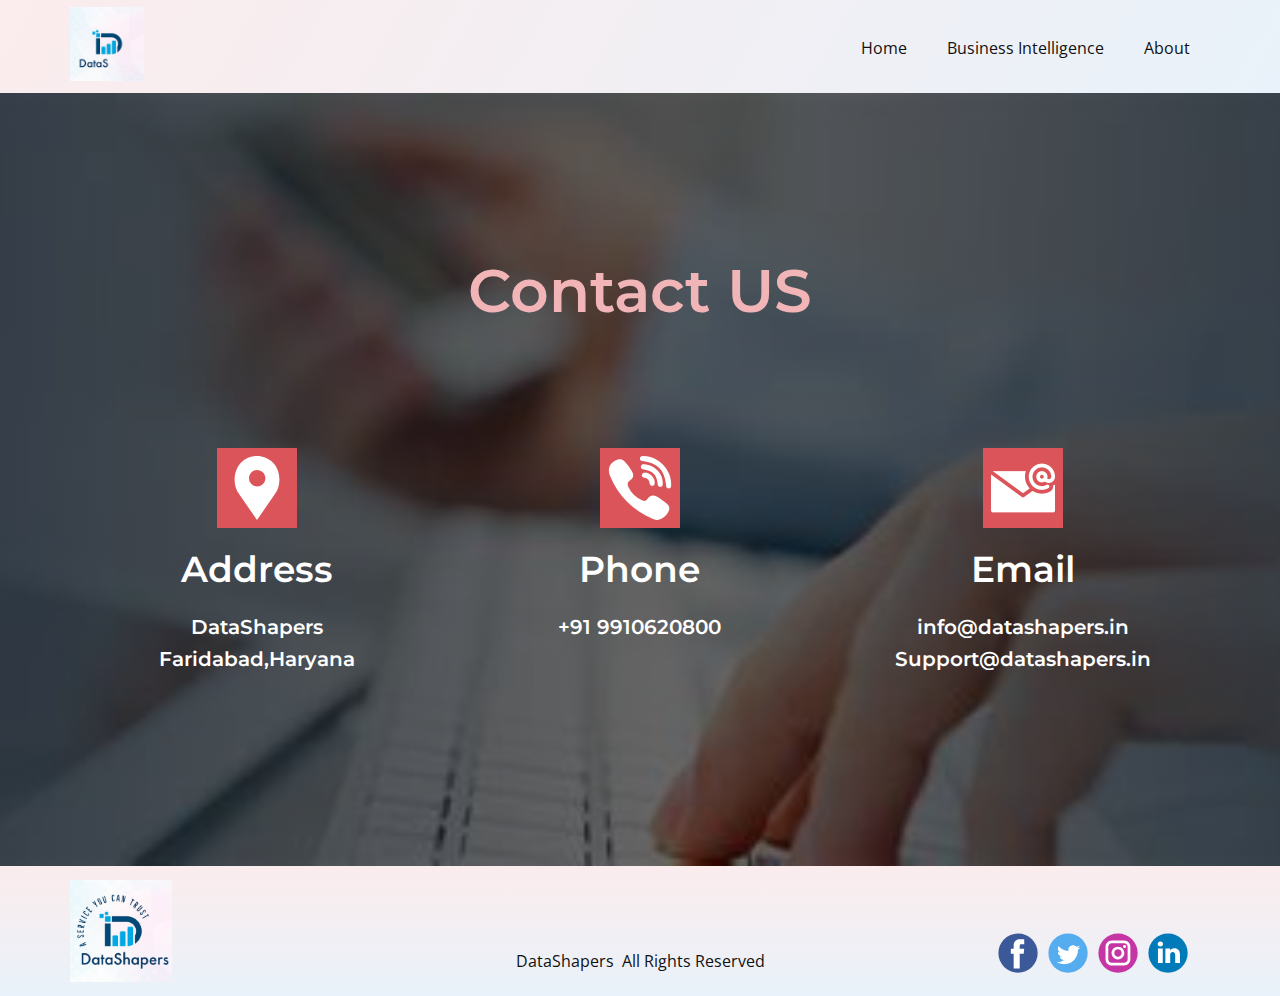
<file: Contact-US.html>
<!DOCTYPE html>
<html style="font-size: 16px;" lang="en"><head>
    <meta name="viewport" content="width=device-width, initial-scale=1.0">
    <meta charset="utf-8">
    <meta name="keywords" content="">
    <meta name="description" content="">
    <title>Contact US</title>
    <link rel="stylesheet" href="nicepage.css" media="screen">
<link rel="stylesheet" href="Contact-US.css" media="screen">
    <script class="u-script" type="text/javascript" src="jquery.js" defer=""></script>
    <script class="u-script" type="text/javascript" src="nicepage.js" defer=""></script>
    <meta name="generator" content="Nicepage 5.1.5, nicepage.com">
    <link rel="icon" href="images/favicon.png">
    <link id="u-theme-google-font" rel="stylesheet" href="https://fonts.googleapis.com/css?family=Roboto:100,100i,300,300i,400,400i,500,500i,700,700i,900,900i|Open+Sans:300,300i,400,400i,500,500i,600,600i,700,700i,800,800i">
    <link id="u-page-google-font" rel="stylesheet" href="https://fonts.googleapis.com/css?family=Montserrat:100,100i,200,200i,300,300i,400,400i,500,500i,600,600i,700,700i,800,800i,900,900i">
    
    
    <script type="application/ld+json">{
		"@context": "http://schema.org",
		"@type": "Organization",
		"name": "DataShapers",
		"logo": "/images/ezgif.com-gif-maker1.gif",
		"sameAs": [
				"https://www.facebook.com/profile.php?id=100088370056113"
		]
}</script>
    <meta name="theme-color" content="#478ac9">
    <meta property="og:title" content="Contact US">
    <meta property="og:description" content="">
    <meta property="og:type" content="website">
  </head>
  <body class="u-body u-xl-mode" data-lang="en"><header class="u-clearfix u-gradient u-header u-header" id="sec-a081"><div class="u-clearfix u-sheet u-sheet-1">
        <a href="/Home.html" class="u-image u-logo u-image-1" data-image-width="316" data-image-height="316" title="Home">
          <img src="/images/ezgif.com-gif-maker1.gif" class="u-logo-image u-logo-image-1">
        </a>
        <nav class="u-menu u-menu-dropdown u-offcanvas u-menu-1">
          <div class="menu-collapse" style="font-size: 1rem; letter-spacing: 0px;">
            <a class="u-button-style u-custom-left-right-menu-spacing u-custom-padding-bottom u-custom-text-hover-color u-custom-top-bottom-menu-spacing u-nav-link u-text-active-palette-1-base u-text-hover-palette-2-base" href="#">
              <svg class="u-svg-link" viewBox="0 0 24 24"><use xmlns:xlink="http://www.w3.org/1999/xlink" xlink:href="#menu-hamburger"></use></svg>
              <svg class="u-svg-content" version="1.1" id="menu-hamburger" viewBox="0 0 16 16" x="0px" y="0px" xmlns:xlink="http://www.w3.org/1999/xlink" xmlns="http://www.w3.org/2000/svg"><g><rect y="1" width="16" height="2"></rect><rect y="7" width="16" height="2"></rect><rect y="13" width="16" height="2"></rect>
</g></svg>
            </a>
          </div>
          <div class="u-custom-menu u-nav-container">
            <ul class="u-nav u-unstyled u-nav-1"><li class="u-nav-item"><a class="u-button-style u-nav-link u-text-active-palette-1-base u-text-hover-palette-2-base" href="/Home.html" style="padding: 10px 20px;">Home</a>
</li><li class="u-nav-item"><a class="u-button-style u-nav-link u-text-active-palette-1-base u-text-hover-palette-2-base" href="/Business-Intelligence.html" style="padding: 10px 20px;">Business Intelligence</a><div class="u-nav-popup"><ul class="u-h-spacing-20 u-nav u-unstyled u-v-spacing-10 u-nav-2"><li class="u-nav-item"><a class="u-button-style u-hover-palette-3-base u-nav-link u-white" href="/Tableau.html">Tableau Dashboards</a>
</li><li class="u-nav-item"><a class="u-button-style u-hover-palette-3-base u-nav-link u-white">Power BI</a>
</li></ul>
</div>
</li><li class="u-nav-item"><a class="u-button-style u-nav-link u-text-active-palette-1-base u-text-hover-palette-2-base" href="/Home.html#sec-d1be" style="padding: 10px 20px;">About</a>
</li></ul>
          </div>
          <div class="u-custom-menu u-nav-container-collapse">
            <div class="u-black u-container-style u-inner-container-layout u-opacity u-opacity-95 u-sidenav">
              <div class="u-inner-container-layout u-sidenav-overflow">
                <div class="u-menu-close"></div>
                <ul class="u-align-center u-nav u-popupmenu-items u-unstyled u-nav-3"><li class="u-nav-item"><a class="u-button-style u-nav-link" href="/Home.html">Home</a>
</li><li class="u-nav-item"><a class="u-button-style u-nav-link" href="/Business-Intelligence.html">Business Intelligence</a><div class="u-nav-popup"><ul class="u-h-spacing-20 u-nav u-unstyled u-v-spacing-10 u-nav-4"><li class="u-nav-item"><a class="u-button-style u-hover-palette-3-base u-nav-link" href="/Tableau.html">Tableau Dashboards</a>
</li><li class="u-nav-item"><a class="u-button-style u-hover-palette-3-base u-nav-link">Power BI</a>
</li></ul>
</div>
</li><li class="u-nav-item"><a class="u-button-style u-nav-link" href="/Home.html#sec-d1be">About</a>
</li></ul>
              </div>
            </div>
            <div class="u-black u-menu-overlay u-opacity u-opacity-70"></div>
          </div>
        </nav>
      </div></header>
    <section class="u-align-center u-clearfix u-image u-shading u-section-1" id="sec-e0a4" data-image-width="474" data-image-height="208">
      <div class="u-align-left u-clearfix u-sheet u-sheet-1">
        <h2 class="u-align-center u-text u-text-default u-text-1">Contact US</h2>
        <div class="u-expanded-width u-list u-list-1">
          <div class="u-repeater u-repeater-1">
            <div class="u-container-style u-list-item u-repeater-item">
              <div class="u-container-layout u-similar-container u-container-layout-1"><span class="u-icon u-palette-2-base u-text-white u-icon-1"><svg class="u-svg-link" preserveAspectRatio="xMidYMin slice" viewBox="0 0 54.757 54.757" style=""><use xmlns:xlink="http://www.w3.org/1999/xlink" xlink:href="#svg-a7e0"></use></svg><svg class="u-svg-content" viewBox="0 0 54.757 54.757" x="0px" y="0px" id="svg-a7e0" style="enable-background:new 0 0 54.757 54.757;"><path d="M40.94,5.617C37.318,1.995,32.502,0,27.38,0c-5.123,0-9.938,1.995-13.56,5.617c-6.703,6.702-7.536,19.312-1.804,26.952
	L27.38,54.757L42.721,32.6C48.476,24.929,47.643,12.319,40.94,5.617z M27.557,26c-3.859,0-7-3.141-7-7s3.141-7,7-7s7,3.141,7,7
	S31.416,26,27.557,26z"></path></svg>
            
            
          </span>
                <h3 class="u-align-center u-custom-font u-font-montserrat u-text u-text-default u-text-2">Address</h3>
                <p class="u-align-center u-custom-font u-font-montserrat u-text u-text-3">DataShapers<br>Faridabad,Haryana
                </p>
              </div>
            </div>
            <div class="u-align-center u-container-style u-list-item u-repeater-item">
              <div class="u-container-layout u-similar-container u-container-layout-2"><span class="u-file-icon u-icon u-palette-2-base u-text-white u-icon-2"><img src="/images/152851-d25e7a56.png" alt=""></span>
                <h3 class="u-align-center u-custom-font u-font-montserrat u-text u-text-default u-text-4">Phone</h3>
                <p class="u-align-center u-custom-font u-font-montserrat u-text u-text-5">+91 9910620800</p>
              </div>
            </div>
            <div class="u-container-style u-list-item u-repeater-item">
              <div class="u-container-layout u-similar-container u-container-layout-3"><span class="u-file-icon u-icon u-palette-2-base u-text-white u-icon-3"><img src="/images/1865034-84256e40.png" alt=""></span>
                <h3 class="u-align-center u-custom-font u-font-montserrat u-text u-text-default u-text-6">Email</h3>
                <p class="u-align-center u-custom-font u-font-montserrat u-text u-text-7">info@datashapers.in<br>Support@datashapers.in
                </p>
              </div>
            </div>
          </div>
        </div>
      </div>
    </section>
    
    
    <footer class="u-align-center-md u-align-center-sm u-align-center-xs u-clearfix u-footer u-gradient u-footer" id="sec-f2ba"><div class="u-clearfix u-sheet u-sheet-1">
        <a href="/Home.html" class="u-image u-logo u-image-1" data-image-width="551" data-image-height="551" title="Home">
          <img src="/images/FinalLogo_550_550.png" class="u-logo-image u-logo-image-1">
        </a>
        <div class="u-align-left u-social-icons u-spacing-10 u-social-icons-1">
          <a class="u-social-url" title="facebook" target="_blank" href="https://www.facebook.com/profile.php?id=100088370056113"><span class="u-icon u-social-facebook u-social-icon u-icon-1"><svg class="u-svg-link" preserveAspectRatio="xMidYMin slice" viewBox="0 0 112 112" style=""><use xmlns:xlink="http://www.w3.org/1999/xlink" xlink:href="#svg-8cac"></use></svg><svg class="u-svg-content" viewBox="0 0 112 112" x="0" y="0" id="svg-8cac"><circle fill="currentColor" cx="56.1" cy="56.1" r="55"></circle><path fill="#FFFFFF" d="M73.5,31.6h-9.1c-1.4,0-3.6,0.8-3.6,3.9v8.5h12.6L72,58.3H60.8v40.8H43.9V58.3h-8V43.9h8v-9.2
            c0-6.7,3.1-17,17-17h12.5v13.9H73.5z"></path></svg></span>
          </a>
          <a class="u-social-url" title="twitter" target="_blank" href=""><span class="u-icon u-social-icon u-social-twitter u-icon-2"><svg class="u-svg-link" preserveAspectRatio="xMidYMin slice" viewBox="0 0 112 112" style=""><use xmlns:xlink="http://www.w3.org/1999/xlink" xlink:href="#svg-eefa"></use></svg><svg class="u-svg-content" viewBox="0 0 112 112" x="0" y="0" id="svg-eefa"><circle fill="currentColor" class="st0" cx="56.1" cy="56.1" r="55"></circle><path fill="#FFFFFF" d="M83.8,47.3c0,0.6,0,1.2,0,1.7c0,17.7-13.5,38.2-38.2,38.2C38,87.2,31,85,25,81.2c1,0.1,2.1,0.2,3.2,0.2
            c6.3,0,12.1-2.1,16.7-5.7c-5.9-0.1-10.8-4-12.5-9.3c0.8,0.2,1.7,0.2,2.5,0.2c1.2,0,2.4-0.2,3.5-0.5c-6.1-1.2-10.8-6.7-10.8-13.1
            c0-0.1,0-0.1,0-0.2c1.8,1,3.9,1.6,6.1,1.7c-3.6-2.4-6-6.5-6-11.2c0-2.5,0.7-4.8,1.8-6.7c6.6,8.1,16.5,13.5,27.6,14
            c-0.2-1-0.3-2-0.3-3.1c0-7.4,6-13.4,13.4-13.4c3.9,0,7.3,1.6,9.8,4.2c3.1-0.6,5.9-1.7,8.5-3.3c-1,3.1-3.1,5.8-5.9,7.4
            c2.7-0.3,5.3-1,7.7-2.1C88.7,43,86.4,45.4,83.8,47.3z"></path></svg></span>
          </a>
          <a class="u-social-url" title="instagram" target="_blank" href=""><span class="u-icon u-social-icon u-social-instagram u-icon-3"><svg class="u-svg-link" preserveAspectRatio="xMidYMin slice" viewBox="0 0 112 112" style=""><use xmlns:xlink="http://www.w3.org/1999/xlink" xlink:href="#svg-61b2"></use></svg><svg class="u-svg-content" viewBox="0 0 112 112" x="0" y="0" id="svg-61b2"><circle fill="currentColor" cx="56.1" cy="56.1" r="55"></circle><path fill="#FFFFFF" d="M55.9,38.2c-9.9,0-17.9,8-17.9,17.9C38,66,46,74,55.9,74c9.9,0,17.9-8,17.9-17.9C73.8,46.2,65.8,38.2,55.9,38.2
            z M55.9,66.4c-5.7,0-10.3-4.6-10.3-10.3c-0.1-5.7,4.6-10.3,10.3-10.3c5.7,0,10.3,4.6,10.3,10.3C66.2,61.8,61.6,66.4,55.9,66.4z"></path><path fill="#FFFFFF" d="M74.3,33.5c-2.3,0-4.2,1.9-4.2,4.2s1.9,4.2,4.2,4.2s4.2-1.9,4.2-4.2S76.6,33.5,74.3,33.5z"></path><path fill="#FFFFFF" d="M73.1,21.3H38.6c-9.7,0-17.5,7.9-17.5,17.5v34.5c0,9.7,7.9,17.6,17.5,17.6h34.5c9.7,0,17.5-7.9,17.5-17.5V38.8
            C90.6,29.1,82.7,21.3,73.1,21.3z M83,73.3c0,5.5-4.5,9.9-9.9,9.9H38.6c-5.5,0-9.9-4.5-9.9-9.9V38.8c0-5.5,4.5-9.9,9.9-9.9h34.5
            c5.5,0,9.9,4.5,9.9,9.9V73.3z"></path></svg></span>
          </a>
          <a class="u-social-url" title="linkedin" target="_blank" href=""><span class="u-icon u-social-icon u-social-linkedin u-icon-4"><svg class="u-svg-link" preserveAspectRatio="xMidYMin slice" viewBox="0 0 112 112" style=""><use xmlns:xlink="http://www.w3.org/1999/xlink" xlink:href="#svg-b7c8"></use></svg><svg class="u-svg-content" viewBox="0 0 112 112" x="0" y="0" id="svg-b7c8"><circle fill="currentColor" cx="56.1" cy="56.1" r="55"></circle><path fill="#FFFFFF" d="M41.3,83.7H27.9V43.4h13.4V83.7z M34.6,37.9L34.6,37.9c-4.6,0-7.5-3.1-7.5-7c0-4,3-7,7.6-7s7.4,3,7.5,7
            C42.2,34.8,39.2,37.9,34.6,37.9z M89.6,83.7H76.2V62.2c0-5.4-1.9-9.1-6.8-9.1c-3.7,0-5.9,2.5-6.9,4.9c-0.4,0.9-0.4,2.1-0.4,3.3v22.5
            H48.7c0,0,0.2-36.5,0-40.3h13.4v5.7c1.8-2.7,5-6.7,12.1-6.7c8.8,0,15.4,5.8,15.4,18.1V83.7z"></path></svg></span>
          </a>
        </div>
        <p class="u-align-center-lg u-align-center-md u-align-center-xl u-text u-text-1">DataShapers&nbsp; All Rights Reserved</p>
      </div></footer>
    
  
</body></html>
</file>
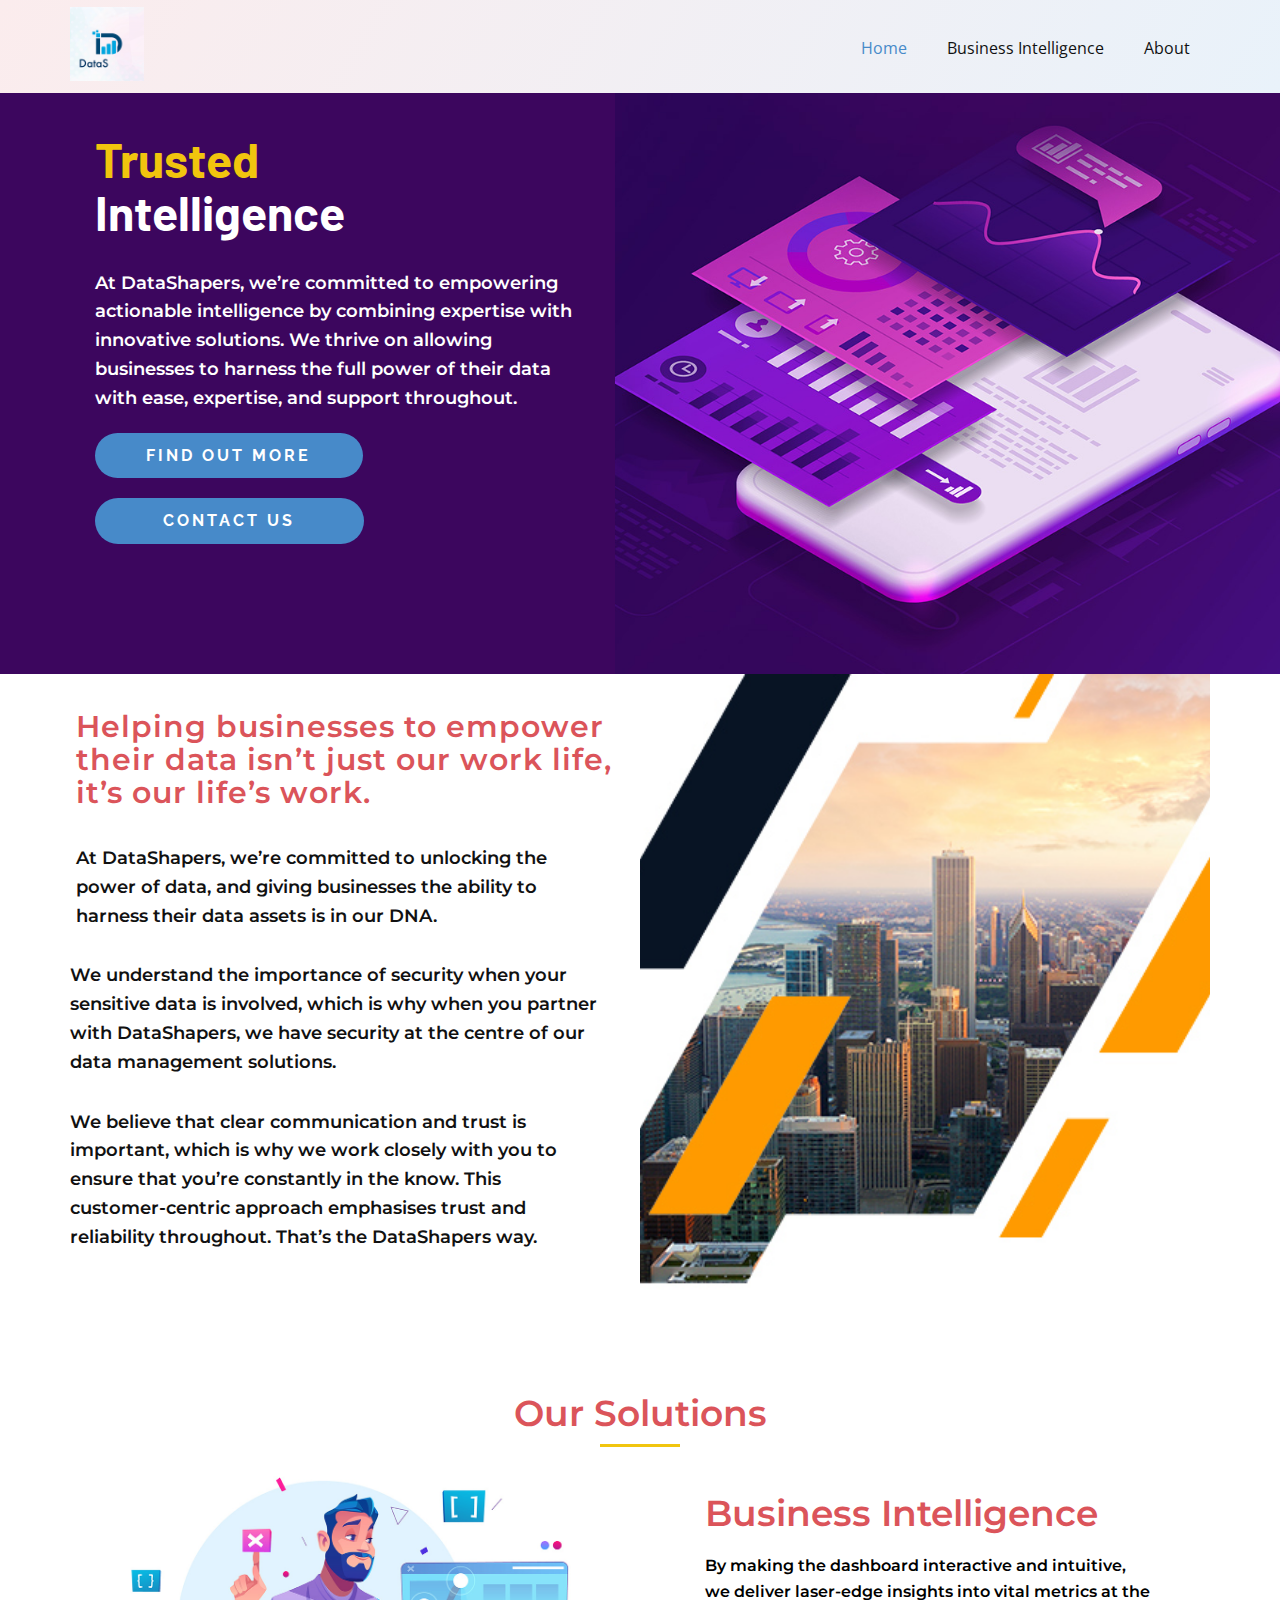
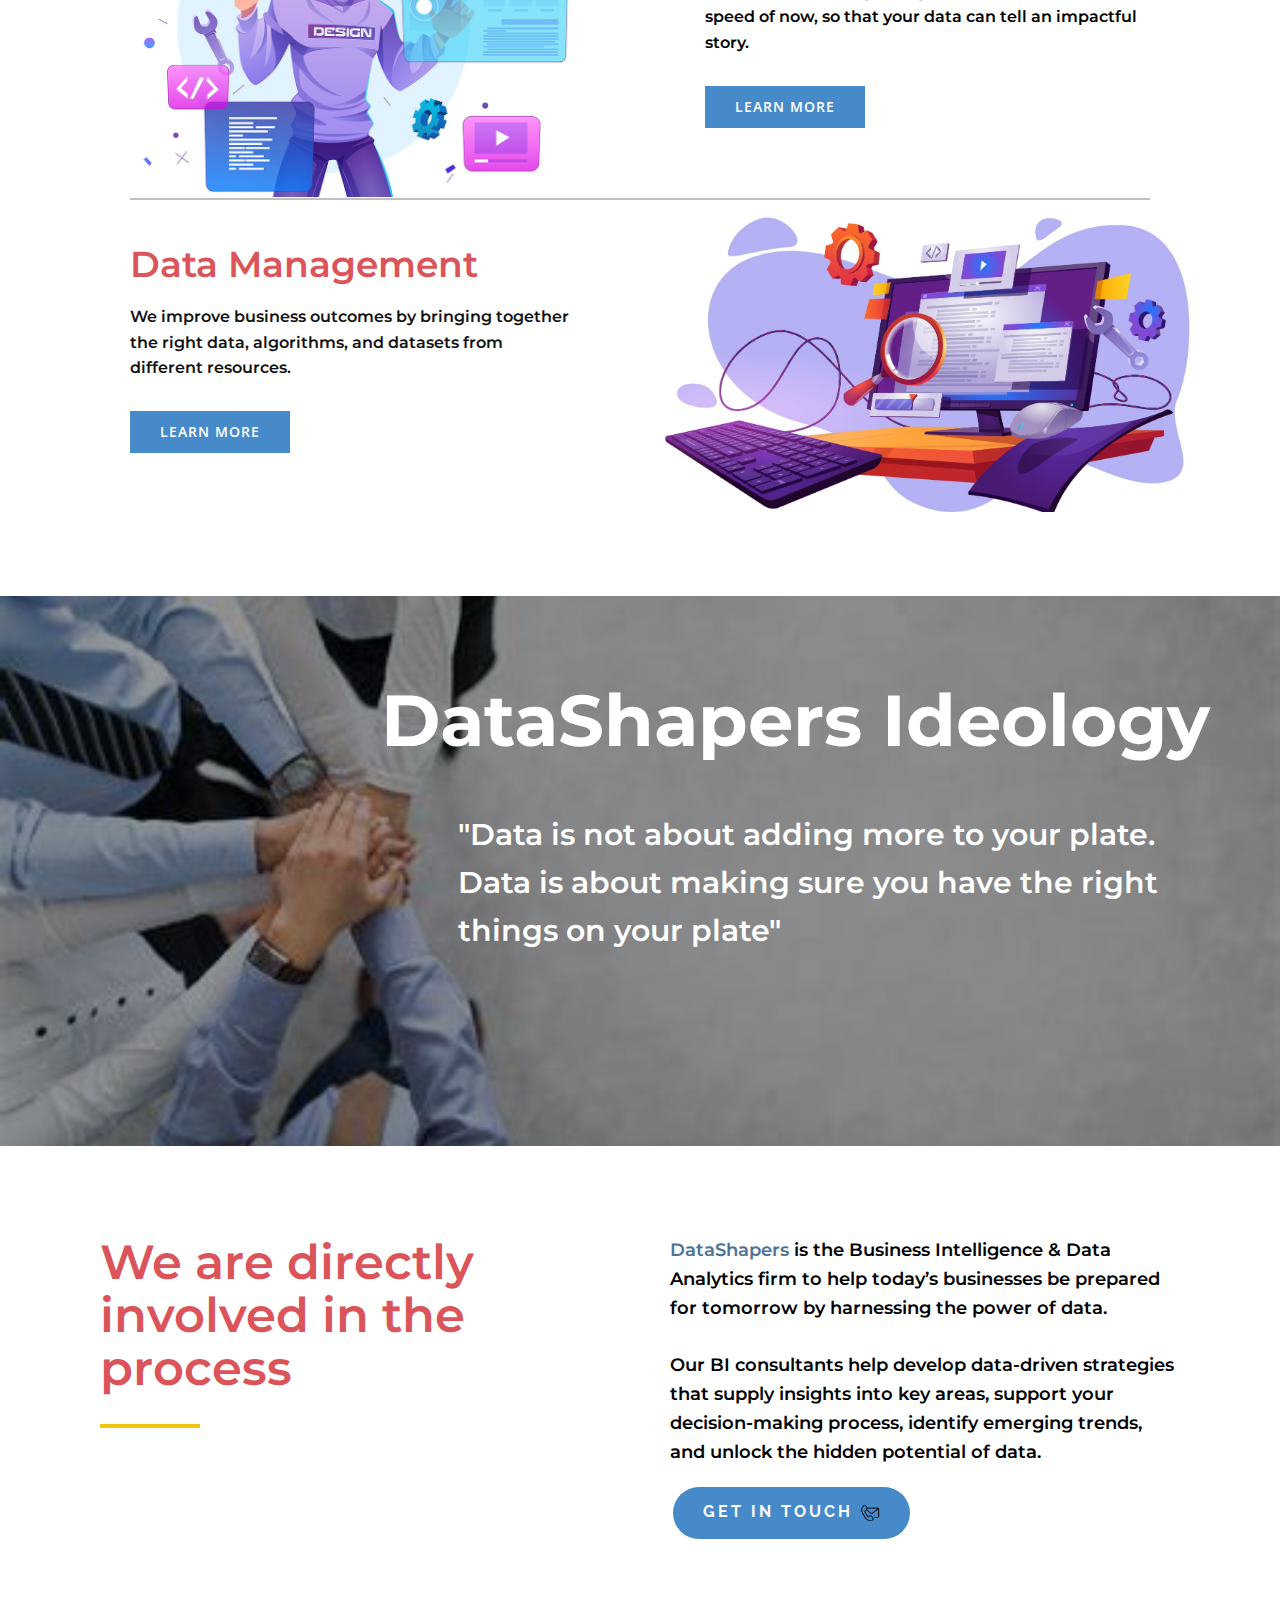
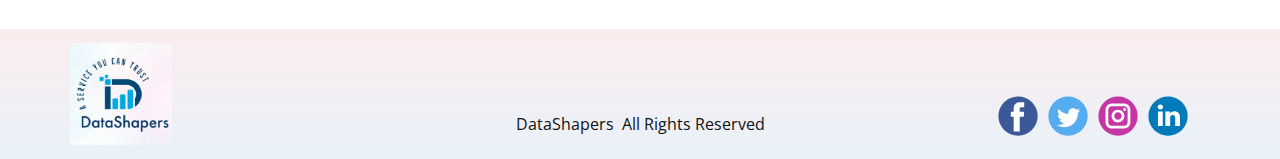
<file: Home.html>
<!DOCTYPE html>
<html style="font-size: 16px;" lang="en"><head>
    <meta name="viewport" content="width=device-width, initial-scale=1.0">
    <meta charset="utf-8">
    <meta name="keywords" content="Web Software Developers, Key Features, Data Visualization, IT solutions, IT solutions, Web Analytics, We are directly involved in t​he process, Get in Touch!">
    <meta name="description" content="">
    <title>Home</title>
    <link rel="stylesheet" href="nicepage.css" media="screen">
<link rel="stylesheet" href="Home.css" media="screen">
    <script class="u-script" type="text/javascript" src="jquery.js" defer=""></script>
    <script class="u-script" type="text/javascript" src="nicepage.js" defer=""></script>
    <meta name="generator" content="Nicepage 5.1.5, nicepage.com">
    <link rel="icon" href="./images/favicon.png">
    <link id="u-theme-google-font" rel="stylesheet" href="https://fonts.googleapis.com/css?family=Roboto:100,100i,300,300i,400,400i,500,500i,700,700i,900,900i|Open+Sans:300,300i,400,400i,500,500i,600,600i,700,700i,800,800i">
    <link id="u-page-google-font" rel="stylesheet" href="https://fonts.googleapis.com/css?family=Montserrat:100,100i,200,200i,300,300i,400,400i,500,500i,600,600i,700,700i,800,800i,900,900i|Raleway:100,100i,200,200i,300,300i,400,400i,500,500i,600,600i,700,700i,800,800i,900,900i|Barlow:100,100i,200,200i,300,300i,400,400i,500,500i,600,600i,700,700i,800,800i,900,900i">
    
    
    
    
    
    
    <script type="application/ld+json">{
		"@context": "http://schema.org",
		"@type": "Organization",
		"name": "DataShapers",
		"logo": "./images/ezgif.com-gif-maker1.gif",
		"sameAs": [
				"https://www.facebook.com/profile.php?id=100088370056113"
		]
}</script>
    <meta name="theme-color" content="#478ac9">
    <meta property="og:title" content="Home">
    <meta property="og:description" content="">
    <meta property="og:type" content="website">
  </head>
  <body class="u-body u-xl-mode" data-lang="en"><header class="u-clearfix u-gradient u-header u-header" id="sec-a081"><div class="u-clearfix u-sheet u-sheet-1">
        <a href="/Home.html" class="u-image u-logo u-image-1" data-image-width="316" data-image-height="316" title="Home">
          <img src="/images/ezgif.com-gif-maker1.gif" class="u-logo-image u-logo-image-1">
        </a>
        <nav class="u-menu u-menu-dropdown u-offcanvas u-menu-1">
          <div class="menu-collapse" style="font-size: 1rem; letter-spacing: 0px;">
            <a class="u-button-style u-custom-left-right-menu-spacing u-custom-padding-bottom u-custom-text-hover-color u-custom-top-bottom-menu-spacing u-nav-link u-text-active-palette-1-base u-text-hover-palette-2-base" href="#">
              <svg class="u-svg-link" viewBox="0 0 24 24"><use xmlns:xlink="http://www.w3.org/1999/xlink" xlink:href="#menu-hamburger"></use></svg>
              <svg class="u-svg-content" version="1.1" id="menu-hamburger" viewBox="0 0 16 16" x="0px" y="0px" xmlns:xlink="http://www.w3.org/1999/xlink" xmlns="http://www.w3.org/2000/svg"><g><rect y="1" width="16" height="2"></rect><rect y="7" width="16" height="2"></rect><rect y="13" width="16" height="2"></rect>
</g></svg>
            </a>
          </div>
          <div class="u-custom-menu u-nav-container">
            <ul class="u-nav u-unstyled u-nav-1"><li class="u-nav-item"><a class="u-button-style u-nav-link u-text-active-palette-1-base u-text-hover-palette-2-base" href="/Home.html" style="padding: 10px 20px;">Home</a>
</li><li class="u-nav-item"><a class="u-button-style u-nav-link u-text-active-palette-1-base u-text-hover-palette-2-base" href="/Business-Intelligence.html" style="padding: 10px 20px;">Business Intelligence</a><div class="u-nav-popup"><ul class="u-h-spacing-20 u-nav u-unstyled u-v-spacing-10 u-nav-2"><li class="u-nav-item"><a class="u-button-style u-hover-palette-3-base u-nav-link u-white" href="/Tableau.html">Tableau Dashboards</a>
</li><li class="u-nav-item"><a class="u-button-style u-hover-palette-3-base u-nav-link u-white">Power BI</a>
</li></ul>
</div>
</li><li class="u-nav-item"><a class="u-button-style u-nav-link u-text-active-palette-1-base u-text-hover-palette-2-base" href="/Home.html#sec-d1be" style="padding: 10px 20px;">About</a>
</li></ul>
          </div>
          <div class="u-custom-menu u-nav-container-collapse">
            <div class="u-black u-container-style u-inner-container-layout u-opacity u-opacity-95 u-sidenav">
              <div class="u-inner-container-layout u-sidenav-overflow">
                <div class="u-menu-close"></div>
                <ul class="u-align-center u-nav u-popupmenu-items u-unstyled u-nav-3"><li class="u-nav-item"><a class="u-button-style u-nav-link" href="/Home.html">Home</a>
</li><li class="u-nav-item"><a class="u-button-style u-nav-link" href="/Business-Intelligence.html">Business Intelligence</a><div class="u-nav-popup"><ul class="u-h-spacing-20 u-nav u-unstyled u-v-spacing-10 u-nav-4"><li class="u-nav-item"><a class="u-button-style u-hover-palette-3-base u-nav-link" href="/Tableau.html">Tableau Dashboards</a>
</li><li class="u-nav-item"><a class="u-button-style u-hover-palette-3-base u-nav-link">Power BI</a>
</li></ul>
</div>
</li><li class="u-nav-item"><a class="u-button-style u-nav-link" href="/Home.html#sec-d1be">About</a>
</li></ul>
              </div>
            </div>
            <div class="u-black u-menu-overlay u-opacity u-opacity-70"></div>
          </div>
        </nav>
      </div></header>
    <section class="u-align-left u-clearfix u-image u-section-1" id="carousel_3e8e" data-image-width="1980" data-image-height="1350">
      <div class="u-clearfix u-layout-wrap u-layout-wrap-1">
        <div class="u-gutter-0 u-layout">
          <div class="u-layout-row">
            <div class="u-align-left u-container-style u-layout-cell u-left-cell u-shape-rectangle u-size-27 u-layout-cell-1">
              <div class="u-container-layout u-container-layout-1">
                <h1 class="u-custom-font u-text u-text-body-alt-color u-text-1">
                  <span class="u-text-palette-3-base">Trusted</span>&nbsp;<br>Intelligence<br>
                </h1>
                <p class="u-custom-font u-font-montserrat u-text u-text-body-alt-color u-text-2"> At DataShapers, we’re committed to empowering actionable intelligence by combining expertise with innovative solutions. We thrive on allowing businesses to harness the full power of their data with ease, expertise, and support throughout.</p>
                <a href="/Business-Intelligence.html" class="u-active-palette-4-base u-border-none u-btn u-btn-round u-button-style u-custom-font u-font-raleway u-hover-palette-3-base u-palette-1-base u-radius-50 u-text-body-alt-color u-btn-1">Find out more</a>
                <a href="/Contact-US.html" class="u-active-palette-4-base u-border-none u-btn u-btn-round u-button-style u-custom-font u-font-raleway u-hover-palette-3-base u-palette-1-base u-radius-50 u-text-body-alt-color u-btn-2">contact us</a>
              </div>
            </div>
            <div class="u-align-left u-container-style u-image u-layout-cell u-right-cell u-size-33 u-image-1" data-image-width="1080" data-image-height="735">
              <div class="u-container-layout u-valign-bottom u-container-layout-2"></div>
            </div>
          </div>
        </div>
      </div>
    </section>
    <section class="u-clearfix u-section-2" id="sec-26b5">
      <div class="u-clearfix u-sheet u-sheet-1">
        <div class="u-clearfix u-expanded-width u-gutter-0 u-layout-wrap u-layout-wrap-1">
          <div class="u-layout" style="">
            <div class="u-layout-row" style="">
              <div class="u-align-left u-container-style u-layout-cell u-left-cell u-size-30 u-size-xs-60 u-white u-layout-cell-1" src="">
                <div class="u-container-layout u-container-layout-1">
                  <h2 class="u-text u-text-1"> Helping businesses to empower their data isn’t just our work life,&nbsp;<br>it’s our life’s work.
                  </h2>
                  <p class="u-custom-font u-font-montserrat u-text u-text-2"> At DataShapers, we’re committed to unlocking the power of data, and giving businesses the ability to harness their data assets is in our DNA.</p>
                  <p class="u-custom-font u-font-montserrat u-text u-text-3"> We understand the importance of security when your sensitive data is involved, which is why when you partner with DataShapers, we have security at the centre of our data management solutions.</p>
                  <p class="u-custom-font u-font-montserrat u-text u-text-4"> We believe that clear communication and trust is important, which is why we work closely with you to ensure that you’re constantly in the know. This customer-centric approach emphasises trust and reliability throughout. That’s the DataShapers way.</p>
                </div>
              </div>
              <div class="u-align-center u-container-style u-image u-layout-cell u-right-cell u-size-30 u-size-xs-60 u-image-1" src="" data-image-width="508" data-image-height="443">
                <div class="u-container-layout u-valign-middle u-container-layout-2" src=""></div>
              </div>
            </div>
          </div>
        </div>
      </div>
    </section>
    <section class="u-clearfix u-section-3" id="sec-c947">
      <div class="u-clearfix u-sheet u-sheet-1">
        <h2 class="u-align-center u-text u-text-default u-text-1">Our Solutions</h2>
        <div class="u-border-3 u-border-palette-3-base u-line u-line-horizontal u-line-1"></div>
        <div class="u-clearfix u-expanded-width u-gutter-10 u-layout-wrap u-layout-wrap-1">
          <div class="u-layout">
            <div class="u-layout-col">
              <div class="u-size-30">
                <div class="u-layout-row">
                  <div class="u-container-style u-image u-layout-cell u-left-cell u-size-30 u-image-1" src="" data-image-width="1200" data-image-height="800">
                    <div class="u-container-layout u-valign-middle u-container-layout-1"></div>
                  </div>
                  <div class="u-align-left u-container-style u-layout-cell u-right-cell u-size-30 u-layout-cell-2">
                    <div class="u-container-layout u-container-layout-2">
                      <h2 class="u-text u-text-palette-2-base u-text-2">Business Intelligence</h2>
                      <p class="u-custom-font u-font-montserrat u-text u-text-black u-text-3"> By making the dashboard interactive and intuitive, we deliver laser-edge insights into vital metrics at the speed of now, so that your data can tell an impactful story.</p>
                      <a href="/Business-Intelligence.html" class="u-border-none u-btn u-btn-rectangle u-button-style u-hover-palette-3-base u-btn-1">learn more</a>
                    </div>
                  </div>
                </div>
              </div>
              <div class="u-size-30">
                <div class="u-layout-row">
                  <div class="u-align-left u-container-style u-layout-cell u-left-cell u-size-30 u-layout-cell-3">
                    <div class="u-container-layout u-container-layout-3">
                      <h2 class="u-text u-text-palette-2-base u-text-4">Data Management</h2>
                      <p class="u-custom-font u-font-montserrat u-text u-text-5"> We improve business outcomes by bringing together the right data, algorithms, and datasets from different resources.</p>
                      <a href="" class="u-border-hover-palette-1-base u-border-none u-btn u-button-style u-hover-palette-3-base u-palette-1-base u-text-body-alt-color u-btn-2">learn more</a>
                    </div>
                  </div>
                  <div class="u-container-style u-image u-layout-cell u-right-cell u-size-30 u-image-2" src="" data-image-width="1575" data-image-height="977">
                    <div class="u-container-layout u-valign-middle u-container-layout-4"></div>
                  </div>
                </div>
              </div>
            </div>
          </div>
        </div>
        <div class="u-border-2 u-border-grey-25 u-line u-line-horizontal u-line-2"></div>
      </div>
    </section>
    <section class="u-align-left u-clearfix u-image u-shading u-section-4" src="" data-image-width="474" data-image-height="222" id="sec-bcda">
      <div class="u-clearfix u-sheet u-sheet-1">
        <h1 class="u-align-right u-custom-font u-font-montserrat u-text u-text-default u-text-white u-title u-text-1"> DataShapers Ideology</h1>
        <p class="u-align-left u-custom-font u-font-montserrat u-large-text u-text u-text-variant u-text-white u-text-2"> "​Data is not about adding more to your plate.<br>Data is about making sure you have the right&nbsp; things on your plate"
        </p>
      </div>
    </section>
    <section class="u-clearfix u-white u-section-5" id="sec-d1be">
      <div class="u-clearfix u-sheet u-sheet-1">
        <div class="u-clearfix u-expanded-width u-layout-wrap u-layout-wrap-1">
          <div class="u-layout">
            <div class="u-layout-row">
              <div class="u-container-style u-layout-cell u-left-cell u-size-30 u-layout-cell-1">
                <div class="u-container-layout u-valign-top u-container-layout-1">
                  <h2 class="u-text u-text-1">We are directly involved in t​he process</h2>
                  <div class="u-border-4 u-border-palette-3-base u-line u-line-horizontal u-line-1"></div>
                </div>
              </div>
              <div class="u-container-style u-layout-cell u-right-cell u-size-30 u-layout-cell-2">
                <div class="u-container-layout u-valign-top u-container-layout-2">
                  <p class="u-custom-font u-font-montserrat u-text u-text-black u-text-2">
			   <span class="u-text-palette-1-dark-1">DataShapers</span> is the Business Intelligence &amp; Data Analytics firm ​to help today’s businesses be prepared for tomorrow by harnessing the power of data.<br>
                    <br> Our BI consultants help develop data-driven strategies that supply insights into key areas, support your decision-making process, identify emerging trends, and unlock the hidden potential of data.
                  </p>
                  <a href="/Contact-US.html" class="u-active-palette-4-base u-align-left u-border-none u-btn u-btn-round u-button-style u-custom-font u-font-raleway u-hover-palette-3-base u-palette-1-base u-radius-50 u-text-body-alt-color u-btn-1">Get in touch&nbsp;<span class="u-file-icon u-icon u-icon-1"><img src="/images/3095583.png" alt=""></span>
                  </a>
                </div>
              </div>
            </div>
          </div>
        </div>
      </div>
    </section>
    
    
    <footer class="u-align-center-md u-align-center-sm u-align-center-xs u-clearfix u-footer u-gradient u-footer" id="sec-f2ba"><div class="u-clearfix u-sheet u-sheet-1">
        <a href="/Home.html" class="u-image u-logo u-image-1" data-image-width="551" data-image-height="551" title="Home">
          <img src="./images/FinalLogo_550_550.png" class="u-logo-image u-logo-image-1">
        </a>
        <div class="u-align-left u-social-icons u-spacing-10 u-social-icons-1">
          <a class="u-social-url" title="facebook" target="_blank" href="https://www.facebook.com/profile.php?id=100088370056113"><span class="u-icon u-social-facebook u-social-icon u-icon-1"><svg class="u-svg-link" preserveAspectRatio="xMidYMin slice" viewBox="0 0 112 112" style=""><use xmlns:xlink="http://www.w3.org/1999/xlink" xlink:href="#svg-8cac"></use></svg><svg class="u-svg-content" viewBox="0 0 112 112" x="0" y="0" id="svg-8cac"><circle fill="currentColor" cx="56.1" cy="56.1" r="55"></circle><path fill="#FFFFFF" d="M73.5,31.6h-9.1c-1.4,0-3.6,0.8-3.6,3.9v8.5h12.6L72,58.3H60.8v40.8H43.9V58.3h-8V43.9h8v-9.2
            c0-6.7,3.1-17,17-17h12.5v13.9H73.5z"></path></svg></span>
          </a>
          <a class="u-social-url" title="twitter" target="_blank" href=""><span class="u-icon u-social-icon u-social-twitter u-icon-2"><svg class="u-svg-link" preserveAspectRatio="xMidYMin slice" viewBox="0 0 112 112" style=""><use xmlns:xlink="http://www.w3.org/1999/xlink" xlink:href="#svg-eefa"></use></svg><svg class="u-svg-content" viewBox="0 0 112 112" x="0" y="0" id="svg-eefa"><circle fill="currentColor" class="st0" cx="56.1" cy="56.1" r="55"></circle><path fill="#FFFFFF" d="M83.8,47.3c0,0.6,0,1.2,0,1.7c0,17.7-13.5,38.2-38.2,38.2C38,87.2,31,85,25,81.2c1,0.1,2.1,0.2,3.2,0.2
            c6.3,0,12.1-2.1,16.7-5.7c-5.9-0.1-10.8-4-12.5-9.3c0.8,0.2,1.7,0.2,2.5,0.2c1.2,0,2.4-0.2,3.5-0.5c-6.1-1.2-10.8-6.7-10.8-13.1
            c0-0.1,0-0.1,0-0.2c1.8,1,3.9,1.6,6.1,1.7c-3.6-2.4-6-6.5-6-11.2c0-2.5,0.7-4.8,1.8-6.7c6.6,8.1,16.5,13.5,27.6,14
            c-0.2-1-0.3-2-0.3-3.1c0-7.4,6-13.4,13.4-13.4c3.9,0,7.3,1.6,9.8,4.2c3.1-0.6,5.9-1.7,8.5-3.3c-1,3.1-3.1,5.8-5.9,7.4
            c2.7-0.3,5.3-1,7.7-2.1C88.7,43,86.4,45.4,83.8,47.3z"></path></svg></span>
          </a>
          <a class="u-social-url" title="instagram" target="_blank" href=""><span class="u-icon u-social-icon u-social-instagram u-icon-3"><svg class="u-svg-link" preserveAspectRatio="xMidYMin slice" viewBox="0 0 112 112" style=""><use xmlns:xlink="http://www.w3.org/1999/xlink" xlink:href="#svg-61b2"></use></svg><svg class="u-svg-content" viewBox="0 0 112 112" x="0" y="0" id="svg-61b2"><circle fill="currentColor" cx="56.1" cy="56.1" r="55"></circle><path fill="#FFFFFF" d="M55.9,38.2c-9.9,0-17.9,8-17.9,17.9C38,66,46,74,55.9,74c9.9,0,17.9-8,17.9-17.9C73.8,46.2,65.8,38.2,55.9,38.2
            z M55.9,66.4c-5.7,0-10.3-4.6-10.3-10.3c-0.1-5.7,4.6-10.3,10.3-10.3c5.7,0,10.3,4.6,10.3,10.3C66.2,61.8,61.6,66.4,55.9,66.4z"></path><path fill="#FFFFFF" d="M74.3,33.5c-2.3,0-4.2,1.9-4.2,4.2s1.9,4.2,4.2,4.2s4.2-1.9,4.2-4.2S76.6,33.5,74.3,33.5z"></path><path fill="#FFFFFF" d="M73.1,21.3H38.6c-9.7,0-17.5,7.9-17.5,17.5v34.5c0,9.7,7.9,17.6,17.5,17.6h34.5c9.7,0,17.5-7.9,17.5-17.5V38.8
            C90.6,29.1,82.7,21.3,73.1,21.3z M83,73.3c0,5.5-4.5,9.9-9.9,9.9H38.6c-5.5,0-9.9-4.5-9.9-9.9V38.8c0-5.5,4.5-9.9,9.9-9.9h34.5
            c5.5,0,9.9,4.5,9.9,9.9V73.3z"></path></svg></span>
          </a>
          <a class="u-social-url" title="linkedin" target="_blank" href=""><span class="u-icon u-social-icon u-social-linkedin u-icon-4"><svg class="u-svg-link" preserveAspectRatio="xMidYMin slice" viewBox="0 0 112 112" style=""><use xmlns:xlink="http://www.w3.org/1999/xlink" xlink:href="#svg-b7c8"></use></svg><svg class="u-svg-content" viewBox="0 0 112 112" x="0" y="0" id="svg-b7c8"><circle fill="currentColor" cx="56.1" cy="56.1" r="55"></circle><path fill="#FFFFFF" d="M41.3,83.7H27.9V43.4h13.4V83.7z M34.6,37.9L34.6,37.9c-4.6,0-7.5-3.1-7.5-7c0-4,3-7,7.6-7s7.4,3,7.5,7
            C42.2,34.8,39.2,37.9,34.6,37.9z M89.6,83.7H76.2V62.2c0-5.4-1.9-9.1-6.8-9.1c-3.7,0-5.9,2.5-6.9,4.9c-0.4,0.9-0.4,2.1-0.4,3.3v22.5
            H48.7c0,0,0.2-36.5,0-40.3h13.4v5.7c1.8-2.7,5-6.7,12.1-6.7c8.8,0,15.4,5.8,15.4,18.1V83.7z"></path></svg></span>
          </a>
        </div>
        <p class="u-align-center-lg u-align-center-md u-align-center-xl u-text u-text-1">DataShapers&nbsp; All Rights Reserved</p>
      </div></footer>
    
  
</body></html>
</file>
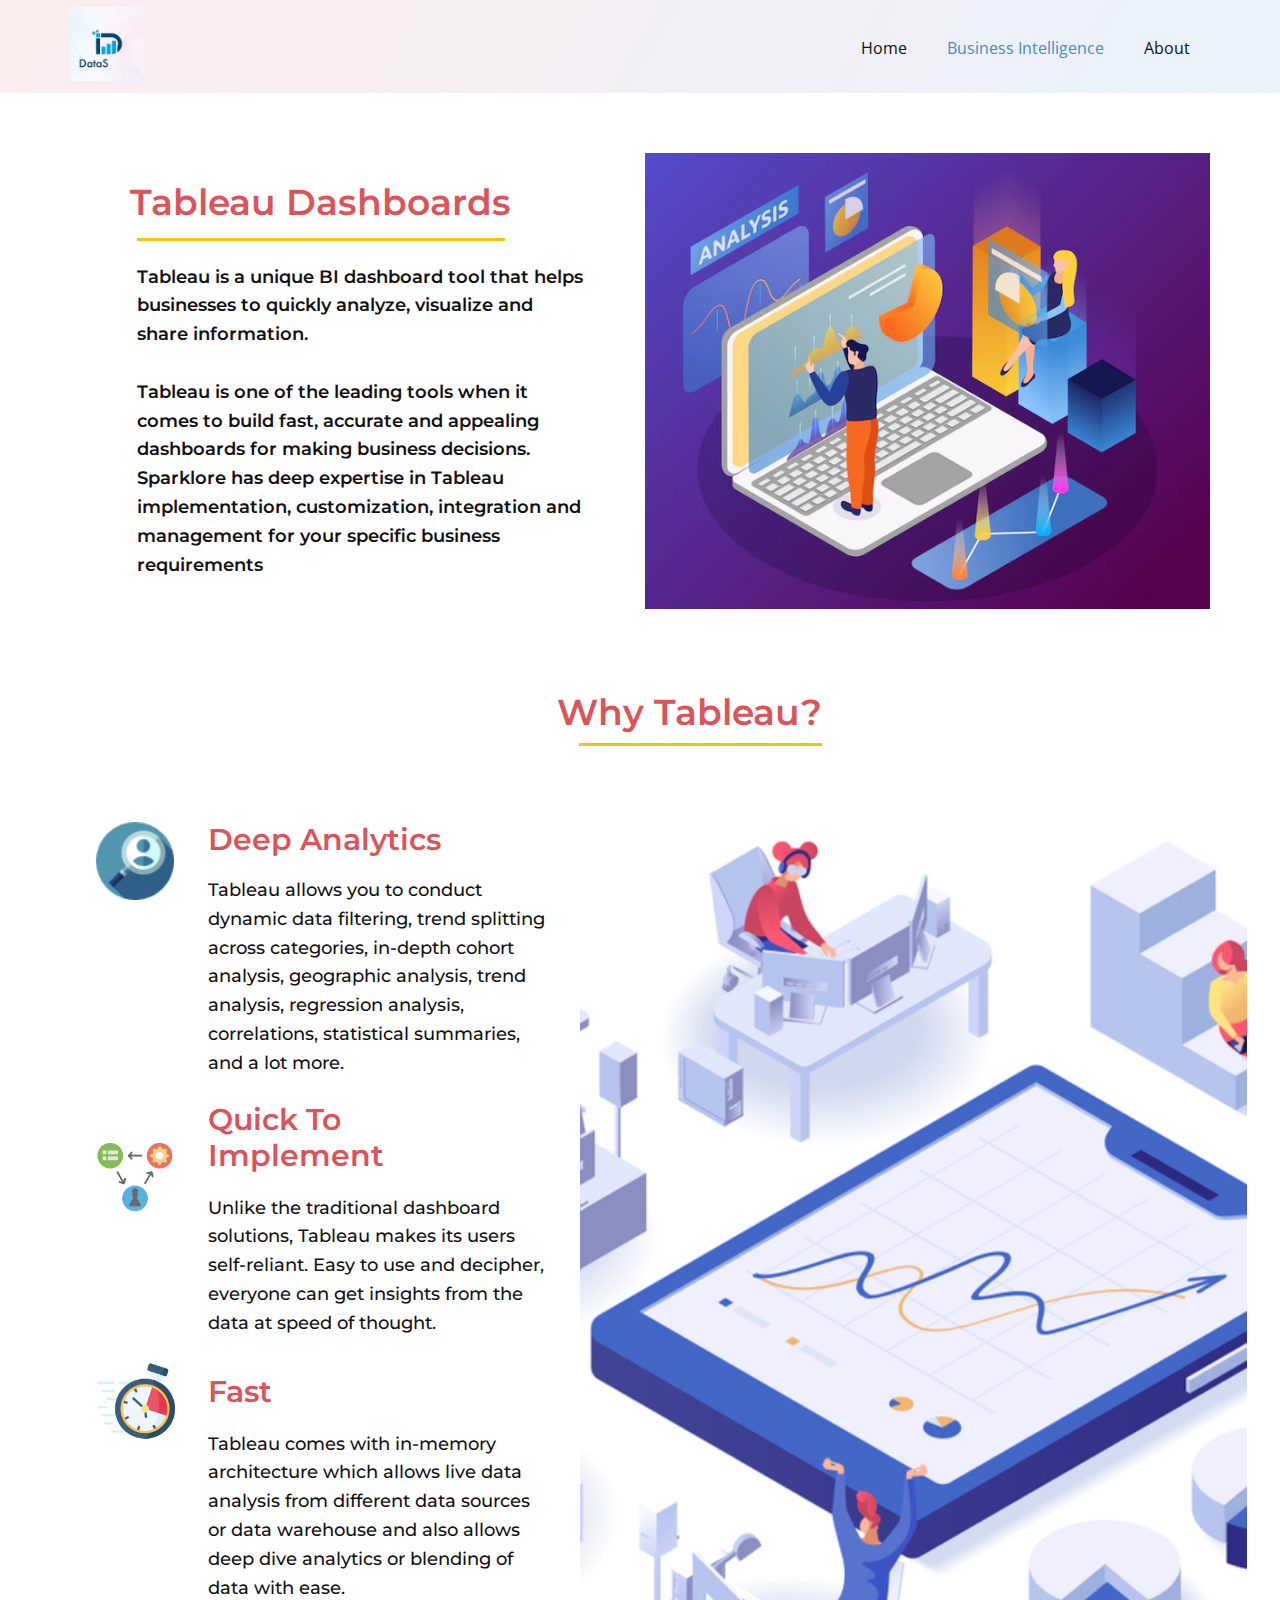
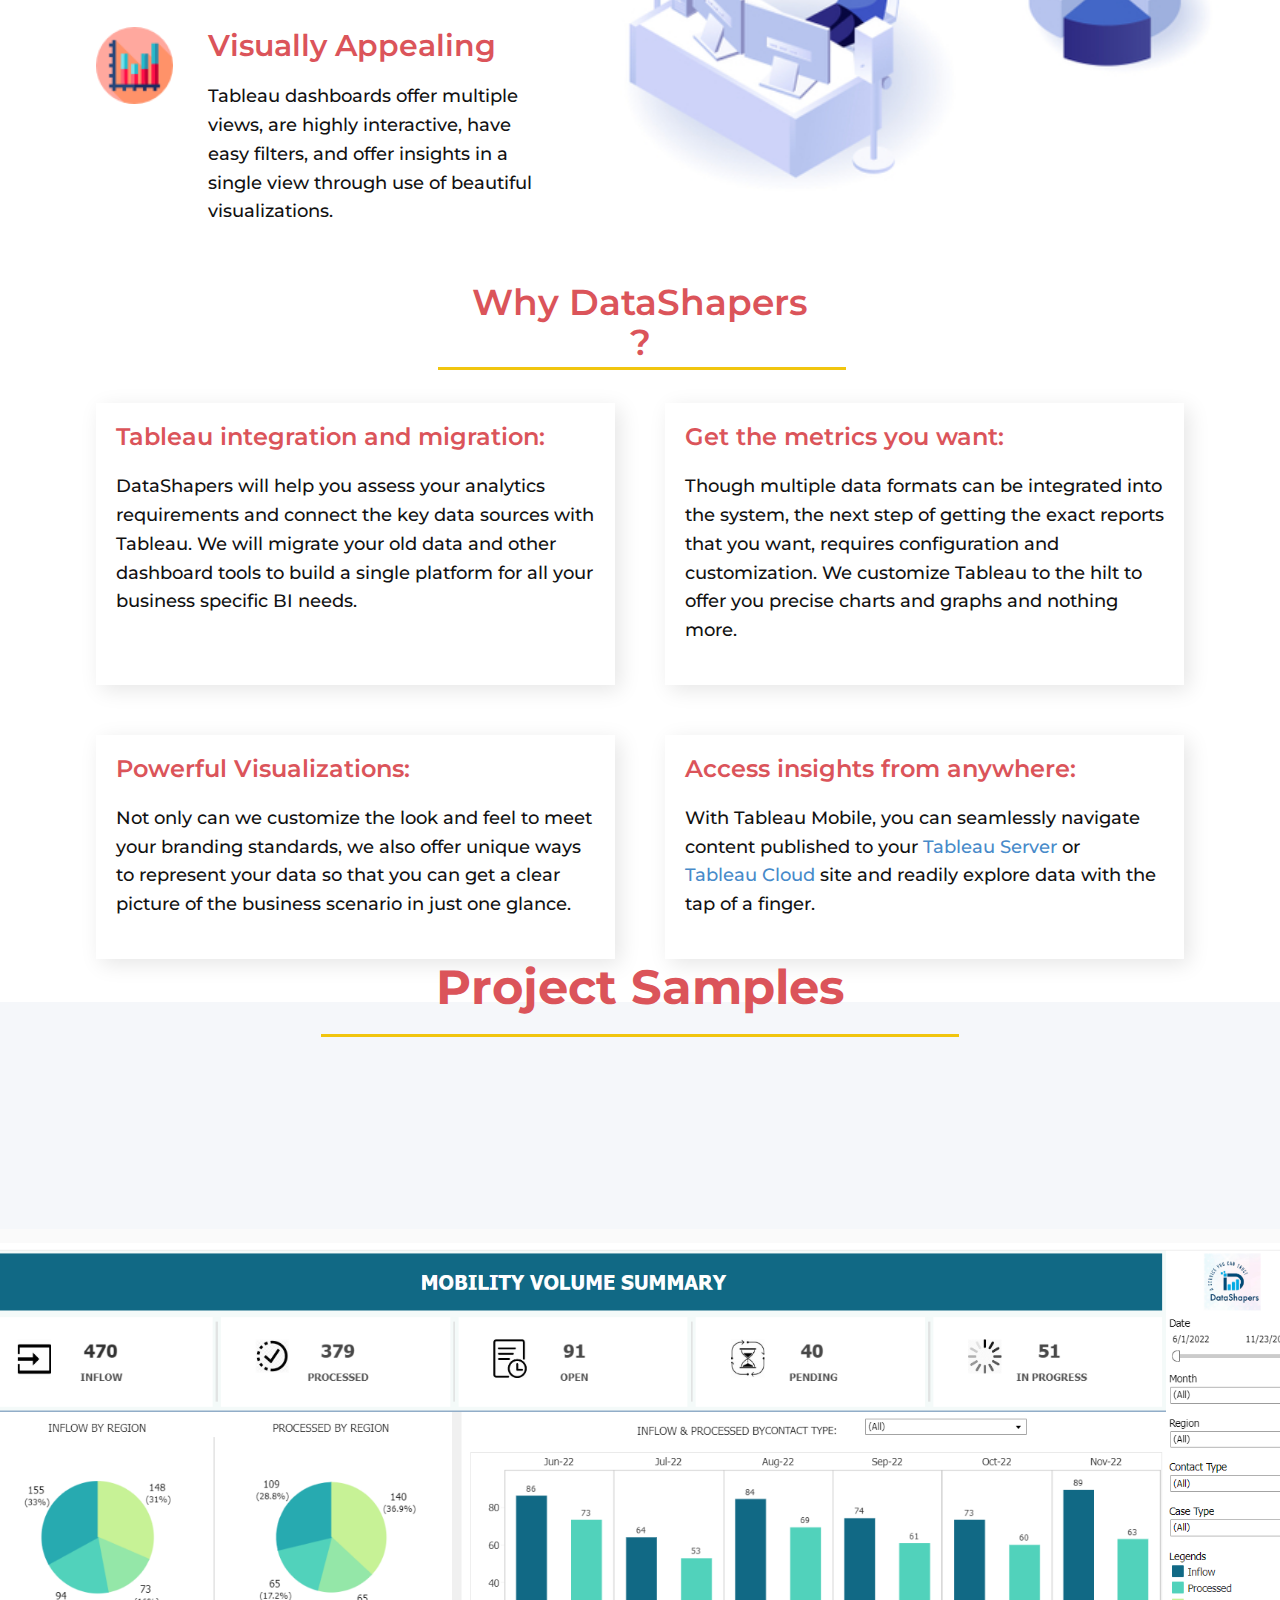
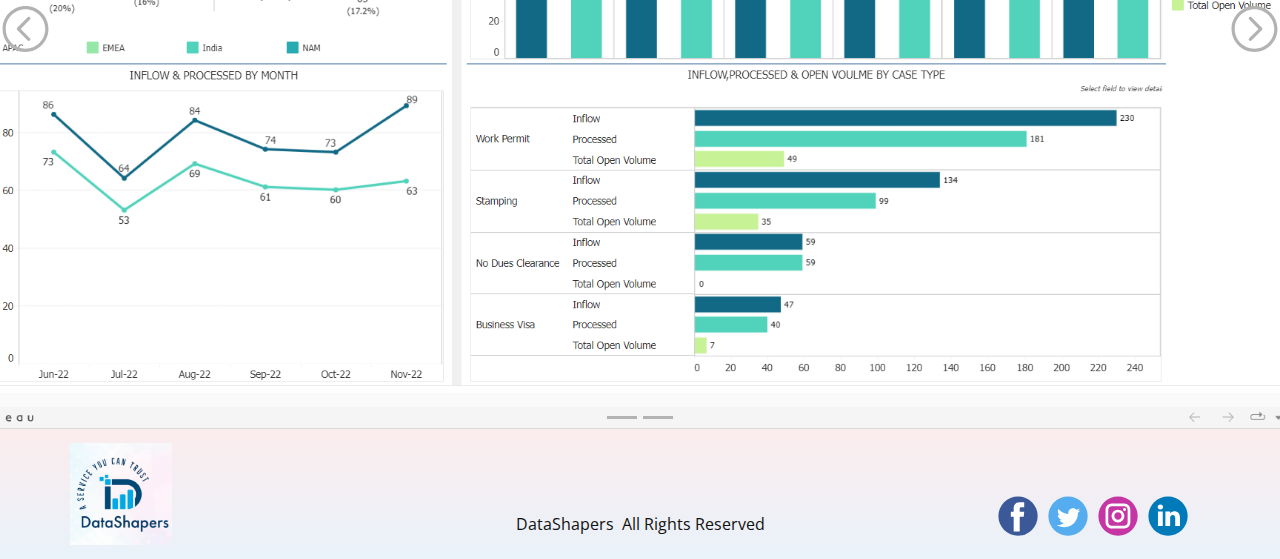
<file: Tableau.html>
<!DOCTYPE html>
<html style="font-size: 16px;" lang="en"><head>
    <meta name="viewport" content="width=device-width, initial-scale=1.0">
    <meta charset="utf-8">
    <meta name="keywords" content="Tableau Dashboards, Why Tableau?, Why DataShapers">
    <meta name="description" content="">
    <title>Tableau</title>
    <link rel="stylesheet" href="nicepage.css" media="screen">
<link rel="stylesheet" href="Tableau.css" media="screen">
    <script class="u-script" type="text/javascript" src="jquery.js" defer=""></script>
    <script class="u-script" type="text/javascript" src="nicepage.js" defer=""></script>
    <meta name="generator" content="Nicepage 5.1.5, nicepage.com">
    <link rel="icon" href="images/favicon.png">
    <link id="u-theme-google-font" rel="stylesheet" href="https://fonts.googleapis.com/css?family=Roboto:100,100i,300,300i,400,400i,500,500i,700,700i,900,900i|Open+Sans:300,300i,400,400i,500,500i,600,600i,700,700i,800,800i">
    <link id="u-page-google-font" rel="stylesheet" href="https://fonts.googleapis.com/css?family=Montserrat:100,100i,200,200i,300,300i,400,400i,500,500i,600,600i,700,700i,800,800i,900,900i">
    
    
    
    
    
    
    <script type="application/ld+json">{
		"@context": "http://schema.org",
		"@type": "Organization",
		"name": "DataShapers",
		"logo": "/images/ezgif.com-gif-maker1.gif",
		"sameAs": [
				"https://www.facebook.com/profile.php?id=100088370056113"
		]
}</script>
    <meta name="theme-color" content="#478ac9">
    <meta property="og:title" content="Tableau">
    <meta property="og:description" content="">
    <meta property="og:type" content="website">
  </head>
  <body class="u-body u-xl-mode" data-lang="en"><header class="u-clearfix u-gradient u-header u-header" id="sec-a081"><div class="u-clearfix u-sheet u-sheet-1">
        <a href="/Home.html" class="u-image u-logo u-image-1" data-image-width="316" data-image-height="316" title="Home">
          <img src="/images/ezgif.com-gif-maker1.gif" class="u-logo-image u-logo-image-1">
        </a>
        <nav class="u-menu u-menu-dropdown u-offcanvas u-menu-1">
          <div class="menu-collapse" style="font-size: 1rem; letter-spacing: 0px;">
            <a class="u-button-style u-custom-left-right-menu-spacing u-custom-padding-bottom u-custom-text-hover-color u-custom-top-bottom-menu-spacing u-nav-link u-text-active-palette-1-base u-text-hover-palette-2-base" href="#">
              <svg class="u-svg-link" viewBox="0 0 24 24"><use xmlns:xlink="http://www.w3.org/1999/xlink" xlink:href="#menu-hamburger"></use></svg>
              <svg class="u-svg-content" version="1.1" id="menu-hamburger" viewBox="0 0 16 16" x="0px" y="0px" xmlns:xlink="http://www.w3.org/1999/xlink" xmlns="http://www.w3.org/2000/svg"><g><rect y="1" width="16" height="2"></rect><rect y="7" width="16" height="2"></rect><rect y="13" width="16" height="2"></rect>
</g></svg>
            </a>
          </div>
          <div class="u-custom-menu u-nav-container">
            <ul class="u-nav u-unstyled u-nav-1"><li class="u-nav-item"><a class="u-button-style u-nav-link u-text-active-palette-1-base u-text-hover-palette-2-base" href="/Home.html" style="padding: 10px 20px;">Home</a>
</li><li class="u-nav-item"><a class="u-button-style u-nav-link u-text-active-palette-1-base u-text-hover-palette-2-base" href="/Business-Intelligence.html" style="padding: 10px 20px;">Business Intelligence</a><div class="u-nav-popup"><ul class="u-h-spacing-20 u-nav u-unstyled u-v-spacing-10 u-nav-2"><li class="u-nav-item"><a class="u-button-style u-hover-palette-3-base u-nav-link u-white" href="/Tableau.html">Tableau Dashboards</a>
</li><li class="u-nav-item"><a class="u-button-style u-hover-palette-3-base u-nav-link u-white">Power BI</a>
</li></ul>
</div>
</li><li class="u-nav-item"><a class="u-button-style u-nav-link u-text-active-palette-1-base u-text-hover-palette-2-base" href="/Home.html#sec-d1be" style="padding: 10px 20px;">About</a>
</li></ul>
          </div>
          <div class="u-custom-menu u-nav-container-collapse">
            <div class="u-black u-container-style u-inner-container-layout u-opacity u-opacity-95 u-sidenav">
              <div class="u-inner-container-layout u-sidenav-overflow">
                <div class="u-menu-close"></div>
                <ul class="u-align-center u-nav u-popupmenu-items u-unstyled u-nav-3"><li class="u-nav-item"><a class="u-button-style u-nav-link" href="/Home.html">Home</a>
</li><li class="u-nav-item"><a class="u-button-style u-nav-link" href="/Business-Intelligence.html">Business Intelligence</a><div class="u-nav-popup"><ul class="u-h-spacing-20 u-nav u-unstyled u-v-spacing-10 u-nav-4"><li class="u-nav-item"><a class="u-button-style u-hover-palette-3-base u-nav-link" href="/Tableau.html">Tableau Dashboards</a>
</li><li class="u-nav-item"><a class="u-button-style u-hover-palette-3-base u-nav-link">Power BI</a>
</li></ul>
</div>
</li><li class="u-nav-item"><a class="u-button-style u-nav-link" href="/Home.html#sec-d1be">About</a>
</li></ul>
              </div>
            </div>
            <div class="u-black u-menu-overlay u-opacity u-opacity-70"></div>
          </div>
        </nav>
      </div></header>
    <section class="u-clearfix u-section-1" id="sec-ad3d">
      <div class="u-clearfix u-sheet u-sheet-1">
        <div class="u-clearfix u-expanded-width u-gutter-10 u-layout-wrap u-layout-wrap-1">
          <div class="u-layout" style="">
            <div class="u-layout-row" style="">
              <div class="u-container-style u-layout-cell u-left-cell u-size-30 u-size-xs-60 u-layout-cell-1" src="">
                <div class="u-container-layout u-container-layout-1">
                  <h2 class="u-align-center u-text u-text-default u-text-1">Tableau Dashboards</h2>
                  <div class="u-border-3 u-border-palette-3-base u-line u-line-horizontal u-line-1"></div>
                  <p class="u-align-left u-custom-font u-font-montserrat u-text u-text-2"> Tableau is a unique BI dashboard tool that helps businesses to quickly analyze, visualize and share information.<br>
                    <br>Tableau is one of the leading tools when it comes to build fast, accurate and appealing dashboards for making business decisions. Sparklore has deep expertise in Tableau implementation, customization, integration and management for your specific business requirements
                  </p>
                </div>
              </div>
              <div class="u-align-center u-container-style u-image u-layout-cell u-right-cell u-size-30 u-size-xs-60 u-image-1" src="" data-image-width="626" data-image-height="626">
                <div class="u-container-layout u-container-layout-2" src=""></div>
              </div>
            </div>
          </div>
        </div>
      </div>
    </section>
    <section class="u-clearfix u-section-2" id="sec-0140">
      <div class="u-clearfix u-sheet u-sheet-1">
        <h2 class="u-text u-text-default u-text-1">Why Tableau?</h2>
        <div class="u-border-3 u-border-palette-3-base u-line u-line-horizontal u-line-1"></div>
        <div class="u-clearfix u-gutter-0 u-layout-wrap u-layout-wrap-1">
          <div class="u-layout">
            <div class="u-layout-row">
              <div class="u-container-style u-layout-cell u-size-26 u-layout-cell-1">
                <div class="u-container-layout u-container-layout-1"><span class="u-file-icon u-icon u-icon-1"><img src="/images/deep-analytics.png" alt=""></span>
                  <h3 class="u-custom-font u-font-montserrat u-text u-text-palette-2-base u-text-2"> Deep Analytics</h3>
                  <p class="u-custom-font u-font-montserrat u-text u-text-3"> Tableau allows you to conduct dynamic data filtering, trend splitting across categories, in-depth cohort analysis, geographic analysis, trend analysis, regression analysis, correlations, statistical summaries, and a lot more.</p>
                  <h3 class="u-custom-font u-font-montserrat u-text u-text-palette-2-base u-text-4">Quick To Implement</h3><span class="u-file-icon u-icon u-icon-2"><img src="/images/9058683.png" alt=""></span>
                  <p class="u-custom-font u-font-montserrat u-text u-text-5"> Unlike the traditional dashboard solutions, Tableau makes its users self-reliant. Easy to use and decipher, everyone can get insights from the data at speed of thought.</p><span class="u-file-icon u-icon u-icon-3"><img src="/images/4285603.png" alt=""></span>
                  <h3 class="u-custom-font u-font-montserrat u-text u-text-palette-2-base u-text-6">Fast</h3>
                  <p class="u-custom-font u-font-montserrat u-text u-text-7"> Tableau comes with in-memory architecture which allows live data analysis from different data sources or data warehouse and also allows deep dive analytics or blending of data with ease.</p><span class="u-file-icon u-icon u-icon-4"><img src="/images/visually-appealing.png" alt=""></span>
                  <h3 class="u-custom-font u-font-montserrat u-text u-text-palette-2-base u-text-8"> Visually Appealing</h3>
                  <p class="u-custom-font u-font-montserrat u-text u-text-9"> Tableau dashboards offer multiple views, are highly interactive, have easy filters, and offer insights in a single view through use of beautiful visualizations.</p>
                </div>
              </div>
              <div class="u-container-style u-image u-layout-cell u-size-34 u-image-1" data-image-width="1000" data-image-height="750">
                <div class="u-container-layout u-valign-bottom u-container-layout-2"></div>
              </div>
            </div>
          </div>
        </div>
      </div>
    </section>
    <section class="u-align-center u-clearfix u-section-3" id="sec-2f1e">
      <div class="u-clearfix u-sheet u-sheet-1">
        <h2 class="u-text u-text-1">Why DataShapers ?</h2>
        <div class="u-border-3 u-border-palette-3-base u-line u-line-horizontal u-line-1"></div>
        <div class="u-list u-list-1">
          <div class="u-repeater u-repeater-1">
            <div class="u-align-left u-container-style u-list-item u-repeater-item u-white u-list-item-1">
              <div class="u-container-layout u-similar-container u-container-layout-1">
                <h5 class="u-text u-text-default u-text-palette-2-base u-text-2"> Tableau integration and migration:</h5>
                <p class="u-custom-font u-font-montserrat u-text u-text-default u-text-3">DataShapers will help you assess your analytics requirements and connect the key data sources with Tableau. We will migrate your old data and other dashboard tools to build a single platform for all your business specific BI needs.</p>
              </div>
            </div>
            <div class="u-align-left u-container-style u-list-item u-repeater-item u-video-cover u-white u-list-item-2">
              <div class="u-container-layout u-similar-container u-container-layout-2">
                <h5 class="u-text u-text-default u-text-palette-2-base u-text-4"> Get the metrics you want:</h5>
                <p class="u-custom-font u-font-montserrat u-text u-text-default u-text-5"> Though multiple data formats can be integrated into the system, the next step of getting the exact reports that you want, requires configuration and customization. We customize Tableau to the hilt to offer you precise charts and graphs and nothing more.</p>
              </div>
            </div>
            <div class="u-align-left u-container-style u-list-item u-repeater-item u-video-cover u-white u-list-item-3">
              <div class="u-container-layout u-similar-container u-container-layout-3">
                <h5 class="u-text u-text-default u-text-palette-2-base u-text-6"> Powerful Visualizations:</h5>
                <p class="u-custom-font u-font-montserrat u-text u-text-default u-text-7"> Not only can we customize the look and feel to meet your branding standards, we also offer unique ways to represent your data so that you can get a clear picture of the business scenario in just one glance.</p>
              </div>
            </div>
            <div class="u-align-left u-container-style u-list-item u-repeater-item u-video-cover u-white u-list-item-4">
              <div class="u-container-layout u-similar-container u-container-layout-4">
                <h5 class="u-text u-text-default u-text-palette-2-base u-text-8"> Access insights from anywhere:</h5>
                <p class="u-custom-font u-font-montserrat u-text u-text-default u-text-9"> With Tableau Mobile, you can seamlessly navigate content published to your&nbsp;<a href="https://www.tableau.com/products/server" class="u-active-none u-border-none u-btn u-button-style u-hover-none u-none u-text-palette-1-base u-btn-1">Tableau Server</a>&nbsp;or&nbsp;<a href="https://www.tableau.com/products/cloud-bi" class="u-active-none u-border-none u-btn u-button-style u-hover-none u-none u-text-palette-1-base u-btn-2">Tableau Cloud</a>&nbsp;site and readily explore data with the tap of a finger.
                </p>
              </div>
            </div>
          </div>
        </div>
      </div>
    </section>
    <section class="u-clearfix u-palette-5-light-3 u-section-4" id="sec-4b6f">
      <div class="u-clearfix u-sheet u-sheet-1">
        <h1 class="u-align-center u-custom-font u-font-montserrat u-text u-text-default u-text-palette-2-base u-text-1">Project Samples</h1>
        <div class="u-border-3 u-border-palette-3-base u-line u-line-horizontal u-line-1"></div>
      </div>
    </section>
    <section class="u-carousel u-slide u-block-e1ed-1" id="carousel_ec45" data-interval="5000" data-u-ride="carousel">
      <ol class="u-absolute-hcenter u-carousel-indicators u-block-e1ed-2">
        <li data-u-target="#carousel_ec45" data-u-slide-to="0" class="u-active u-grey-30"></li>
        <li data-u-target="#carousel_ec45" class="u-grey-30" data-u-slide-to="1"></li>
      </ol>
      <div class="u-carousel-inner" role="listbox">
        <div class="u-active u-carousel-item u-clearfix u-image u-section-5-1" data-image-width="1920" data-image-height="1080"></div>
        <div class="u-carousel-item u-clearfix u-image u-section-5-2" data-image-width="1583" data-image-height="862"></div>
      </div>
      <a class="u-absolute-vcenter u-carousel-control u-carousel-control-prev u-text-grey-30 u-text-hover-palette-3-base u-block-e1ed-3" href="#carousel_ec45" role="button" data-u-slide="prev">
        <span aria-hidden="true">
          <svg viewBox="0 0 129 129"><path d="m64.5,122.6c32,0 58.1-26 58.1-58.1s-26-58-58.1-58-58,26-58,58 26,58.1 58,58.1zm0-108c27.5,5.32907e-15 49.9,22.4 49.9,49.9s-22.4,49.9-49.9,49.9-49.9-22.4-49.9-49.9 22.4-49.9 49.9-49.9z"></path><path d="m70,93.5c0.8,0.8 1.8,1.2 2.9,1.2 1,0 2.1-0.4 2.9-1.2 1.6-1.6 1.6-4.2 0-5.8l-23.5-23.5 23.5-23.5c1.6-1.6 1.6-4.2 0-5.8s-4.2-1.6-5.8,0l-26.4,26.4c-0.8,0.8-1.2,1.8-1.2,2.9s0.4,2.1 1.2,2.9l26.4,26.4z"></path></svg>
        </span>
        <span class="sr-only">
          <svg viewBox="0 0 129 129"><path d="m64.5,122.6c32,0 58.1-26 58.1-58.1s-26-58-58.1-58-58,26-58,58 26,58.1 58,58.1zm0-108c27.5,5.32907e-15 49.9,22.4 49.9,49.9s-22.4,49.9-49.9,49.9-49.9-22.4-49.9-49.9 22.4-49.9 49.9-49.9z"></path><path d="m70,93.5c0.8,0.8 1.8,1.2 2.9,1.2 1,0 2.1-0.4 2.9-1.2 1.6-1.6 1.6-4.2 0-5.8l-23.5-23.5 23.5-23.5c1.6-1.6 1.6-4.2 0-5.8s-4.2-1.6-5.8,0l-26.4,26.4c-0.8,0.8-1.2,1.8-1.2,2.9s0.4,2.1 1.2,2.9l26.4,26.4z"></path></svg>
        </span>
      </a>
      <a class="u-absolute-vcenter u-carousel-control u-carousel-control-next u-text-grey-30 u-text-hover-palette-3-base u-block-e1ed-4" href="#carousel_ec45" role="button" data-u-slide="next">
        <span aria-hidden="true">
          <svg viewBox="0 0 129 129"><path d="M64.5,122.6c32,0,58.1-26,58.1-58.1S96.5,6.4,64.5,6.4S6.4,32.5,6.4,64.5S32.5,122.6,64.5,122.6z M64.5,14.6    c27.5,0,49.9,22.4,49.9,49.9S92,114.4,64.5,114.4S14.6,92,14.6,64.5S37,14.6,64.5,14.6z"></path><path d="m51.1,93.5c0.8,0.8 1.8,1.2 2.9,1.2 1,0 2.1-0.4 2.9-1.2l26.4-26.4c0.8-0.8 1.2-1.8 1.2-2.9 0-1.1-0.4-2.1-1.2-2.9l-26.4-26.4c-1.6-1.6-4.2-1.6-5.8,0-1.6,1.6-1.6,4.2 0,5.8l23.5,23.5-23.5,23.5c-1.6,1.6-1.6,4.2 0,5.8z"></path></svg>
        </span>
        <span class="sr-only">
          <svg viewBox="0 0 129 129"><path d="M64.5,122.6c32,0,58.1-26,58.1-58.1S96.5,6.4,64.5,6.4S6.4,32.5,6.4,64.5S32.5,122.6,64.5,122.6z M64.5,14.6    c27.5,0,49.9,22.4,49.9,49.9S92,114.4,64.5,114.4S14.6,92,14.6,64.5S37,14.6,64.5,14.6z"></path><path d="m51.1,93.5c0.8,0.8 1.8,1.2 2.9,1.2 1,0 2.1-0.4 2.9-1.2l26.4-26.4c0.8-0.8 1.2-1.8 1.2-2.9 0-1.1-0.4-2.1-1.2-2.9l-26.4-26.4c-1.6-1.6-4.2-1.6-5.8,0-1.6,1.6-1.6,4.2 0,5.8l23.5,23.5-23.5,23.5c-1.6,1.6-1.6,4.2 0,5.8z"></path></svg>
        </span>
      </a>
    </section>
    
    
    <footer class="u-align-center-md u-align-center-sm u-align-center-xs u-clearfix u-footer u-gradient u-footer" id="sec-f2ba"><div class="u-clearfix u-sheet u-sheet-1">
        <a href="/Home.html" class="u-image u-logo u-image-1" data-image-width="551" data-image-height="551" title="Home">
          <img src="/images/FinalLogo_550_550.png" class="u-logo-image u-logo-image-1">
        </a>
        <div class="u-align-left u-social-icons u-spacing-10 u-social-icons-1">
          <a class="u-social-url" title="facebook" target="_blank" href="https://www.facebook.com/profile.php?id=100088370056113"><span class="u-icon u-social-facebook u-social-icon u-icon-1"><svg class="u-svg-link" preserveAspectRatio="xMidYMin slice" viewBox="0 0 112 112" style=""><use xmlns:xlink="http://www.w3.org/1999/xlink" xlink:href="#svg-8cac"></use></svg><svg class="u-svg-content" viewBox="0 0 112 112" x="0" y="0" id="svg-8cac"><circle fill="currentColor" cx="56.1" cy="56.1" r="55"></circle><path fill="#FFFFFF" d="M73.5,31.6h-9.1c-1.4,0-3.6,0.8-3.6,3.9v8.5h12.6L72,58.3H60.8v40.8H43.9V58.3h-8V43.9h8v-9.2
            c0-6.7,3.1-17,17-17h12.5v13.9H73.5z"></path></svg></span>
          </a>
          <a class="u-social-url" title="twitter" target="_blank" href=""><span class="u-icon u-social-icon u-social-twitter u-icon-2"><svg class="u-svg-link" preserveAspectRatio="xMidYMin slice" viewBox="0 0 112 112" style=""><use xmlns:xlink="http://www.w3.org/1999/xlink" xlink:href="#svg-eefa"></use></svg><svg class="u-svg-content" viewBox="0 0 112 112" x="0" y="0" id="svg-eefa"><circle fill="currentColor" class="st0" cx="56.1" cy="56.1" r="55"></circle><path fill="#FFFFFF" d="M83.8,47.3c0,0.6,0,1.2,0,1.7c0,17.7-13.5,38.2-38.2,38.2C38,87.2,31,85,25,81.2c1,0.1,2.1,0.2,3.2,0.2
            c6.3,0,12.1-2.1,16.7-5.7c-5.9-0.1-10.8-4-12.5-9.3c0.8,0.2,1.7,0.2,2.5,0.2c1.2,0,2.4-0.2,3.5-0.5c-6.1-1.2-10.8-6.7-10.8-13.1
            c0-0.1,0-0.1,0-0.2c1.8,1,3.9,1.6,6.1,1.7c-3.6-2.4-6-6.5-6-11.2c0-2.5,0.7-4.8,1.8-6.7c6.6,8.1,16.5,13.5,27.6,14
            c-0.2-1-0.3-2-0.3-3.1c0-7.4,6-13.4,13.4-13.4c3.9,0,7.3,1.6,9.8,4.2c3.1-0.6,5.9-1.7,8.5-3.3c-1,3.1-3.1,5.8-5.9,7.4
            c2.7-0.3,5.3-1,7.7-2.1C88.7,43,86.4,45.4,83.8,47.3z"></path></svg></span>
          </a>
          <a class="u-social-url" title="instagram" target="_blank" href=""><span class="u-icon u-social-icon u-social-instagram u-icon-3"><svg class="u-svg-link" preserveAspectRatio="xMidYMin slice" viewBox="0 0 112 112" style=""><use xmlns:xlink="http://www.w3.org/1999/xlink" xlink:href="#svg-61b2"></use></svg><svg class="u-svg-content" viewBox="0 0 112 112" x="0" y="0" id="svg-61b2"><circle fill="currentColor" cx="56.1" cy="56.1" r="55"></circle><path fill="#FFFFFF" d="M55.9,38.2c-9.9,0-17.9,8-17.9,17.9C38,66,46,74,55.9,74c9.9,0,17.9-8,17.9-17.9C73.8,46.2,65.8,38.2,55.9,38.2
            z M55.9,66.4c-5.7,0-10.3-4.6-10.3-10.3c-0.1-5.7,4.6-10.3,10.3-10.3c5.7,0,10.3,4.6,10.3,10.3C66.2,61.8,61.6,66.4,55.9,66.4z"></path><path fill="#FFFFFF" d="M74.3,33.5c-2.3,0-4.2,1.9-4.2,4.2s1.9,4.2,4.2,4.2s4.2-1.9,4.2-4.2S76.6,33.5,74.3,33.5z"></path><path fill="#FFFFFF" d="M73.1,21.3H38.6c-9.7,0-17.5,7.9-17.5,17.5v34.5c0,9.7,7.9,17.6,17.5,17.6h34.5c9.7,0,17.5-7.9,17.5-17.5V38.8
            C90.6,29.1,82.7,21.3,73.1,21.3z M83,73.3c0,5.5-4.5,9.9-9.9,9.9H38.6c-5.5,0-9.9-4.5-9.9-9.9V38.8c0-5.5,4.5-9.9,9.9-9.9h34.5
            c5.5,0,9.9,4.5,9.9,9.9V73.3z"></path></svg></span>
          </a>
          <a class="u-social-url" title="linkedin" target="_blank" href=""><span class="u-icon u-social-icon u-social-linkedin u-icon-4"><svg class="u-svg-link" preserveAspectRatio="xMidYMin slice" viewBox="0 0 112 112" style=""><use xmlns:xlink="http://www.w3.org/1999/xlink" xlink:href="#svg-b7c8"></use></svg><svg class="u-svg-content" viewBox="0 0 112 112" x="0" y="0" id="svg-b7c8"><circle fill="currentColor" cx="56.1" cy="56.1" r="55"></circle><path fill="#FFFFFF" d="M41.3,83.7H27.9V43.4h13.4V83.7z M34.6,37.9L34.6,37.9c-4.6,0-7.5-3.1-7.5-7c0-4,3-7,7.6-7s7.4,3,7.5,7
            C42.2,34.8,39.2,37.9,34.6,37.9z M89.6,83.7H76.2V62.2c0-5.4-1.9-9.1-6.8-9.1c-3.7,0-5.9,2.5-6.9,4.9c-0.4,0.9-0.4,2.1-0.4,3.3v22.5
            H48.7c0,0,0.2-36.5,0-40.3h13.4v5.7c1.8-2.7,5-6.7,12.1-6.7c8.8,0,15.4,5.8,15.4,18.1V83.7z"></path></svg></span>
          </a>
        </div>
        <p class="u-align-center-lg u-align-center-md u-align-center-xl u-text u-text-1">DataShapers&nbsp; All Rights Reserved</p>
      </div></footer>
      
</body></html>
</file>
